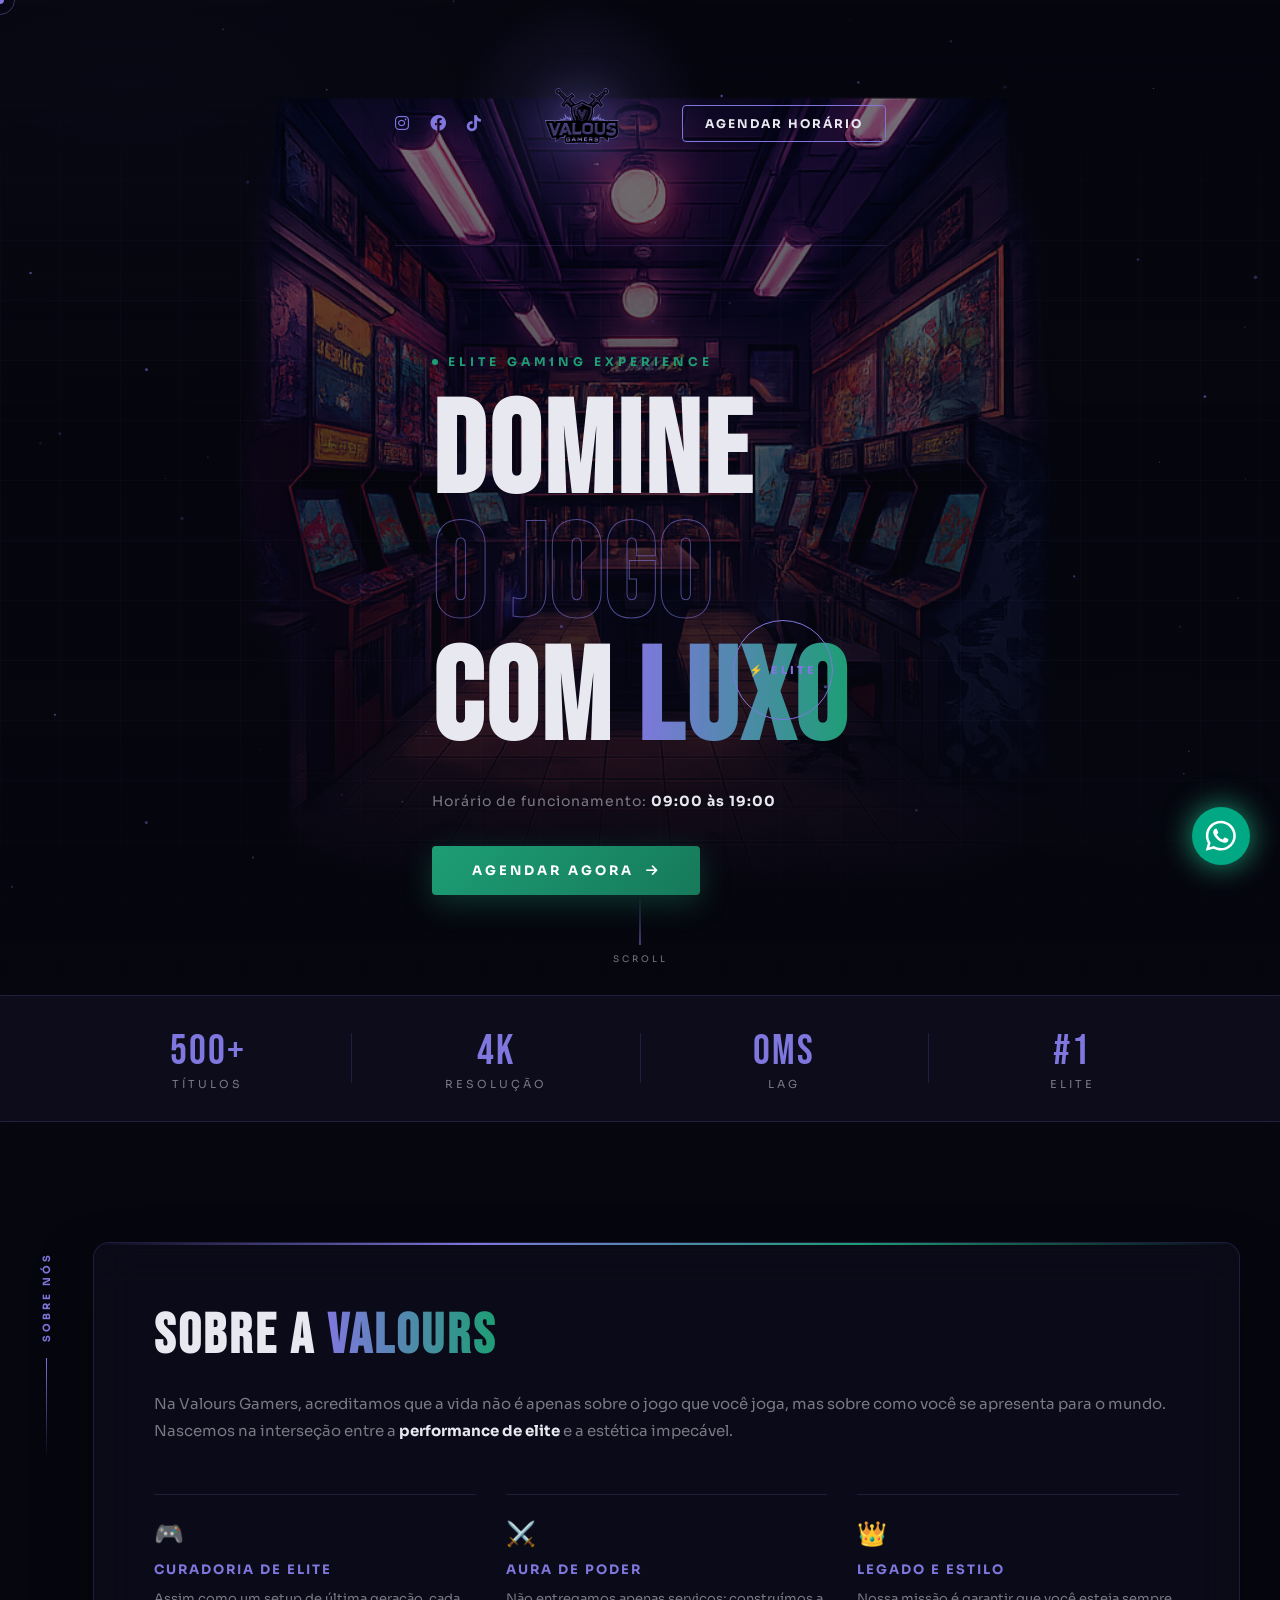
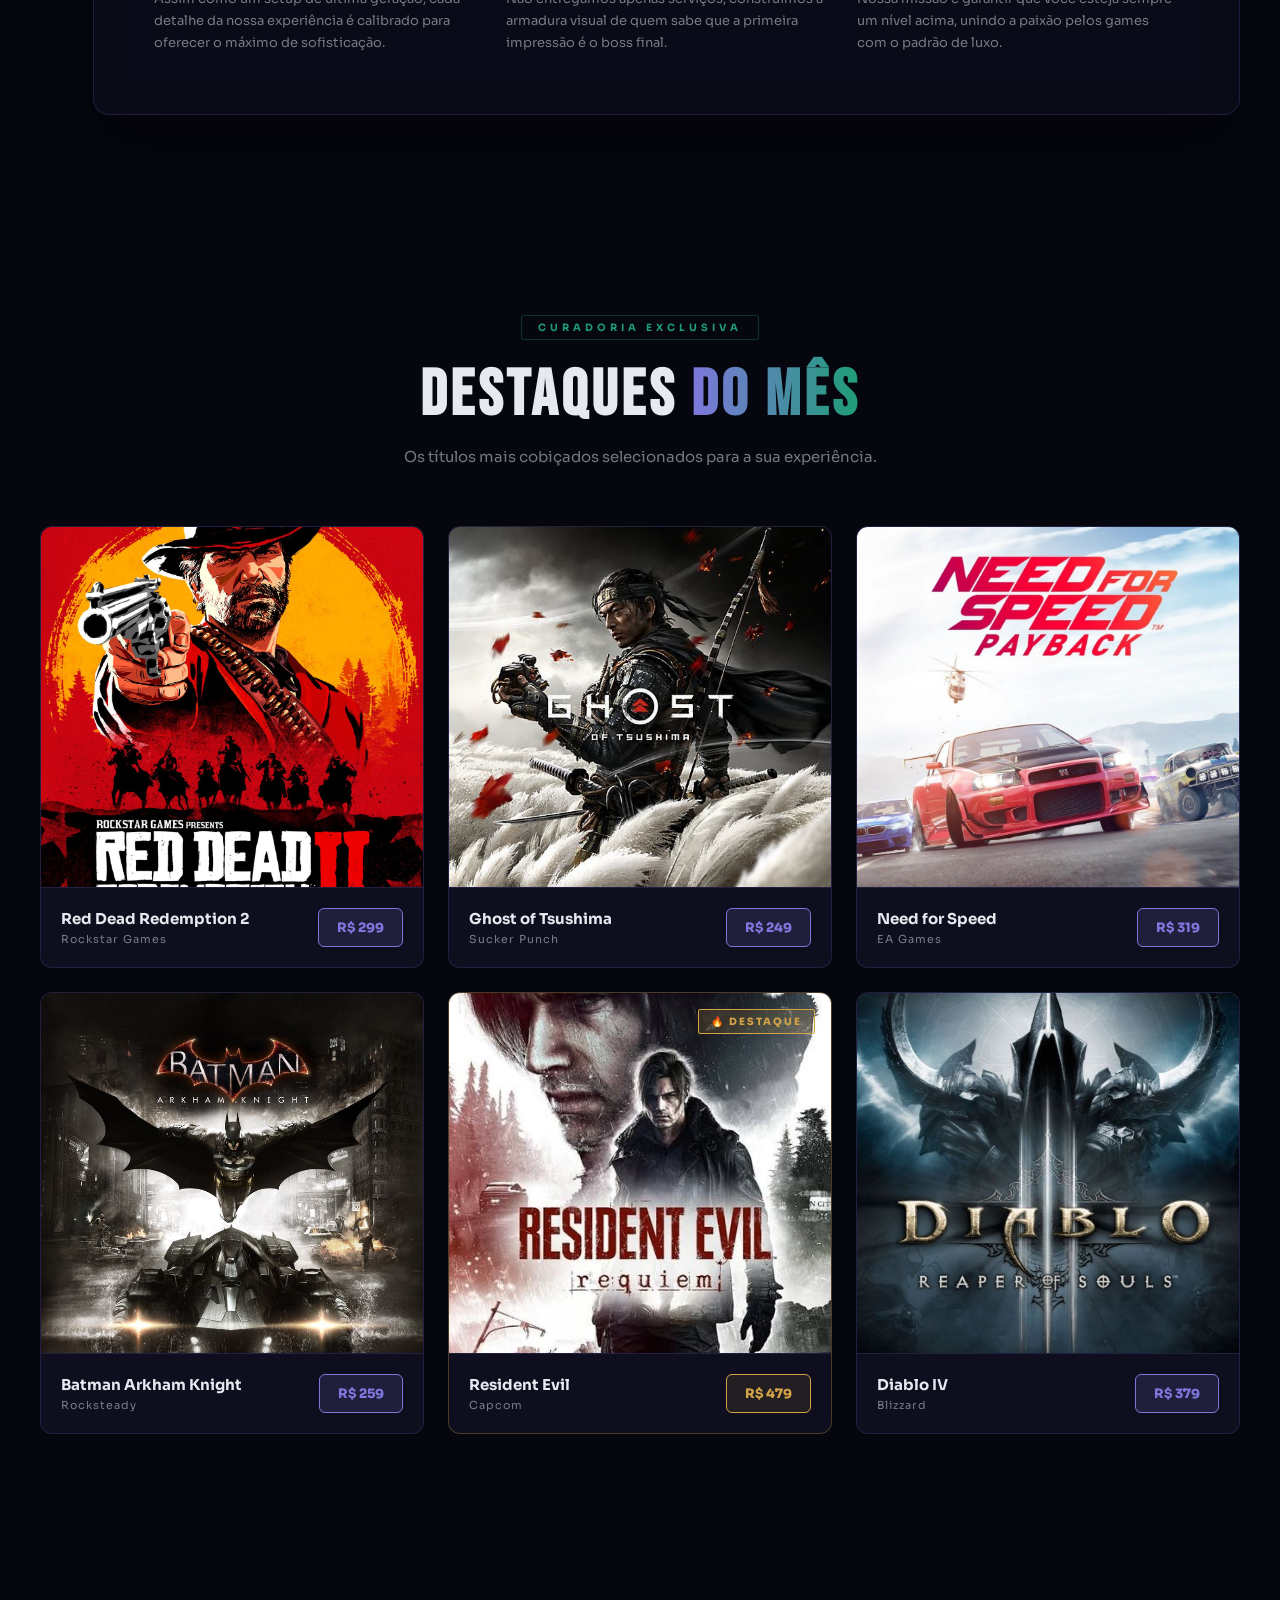
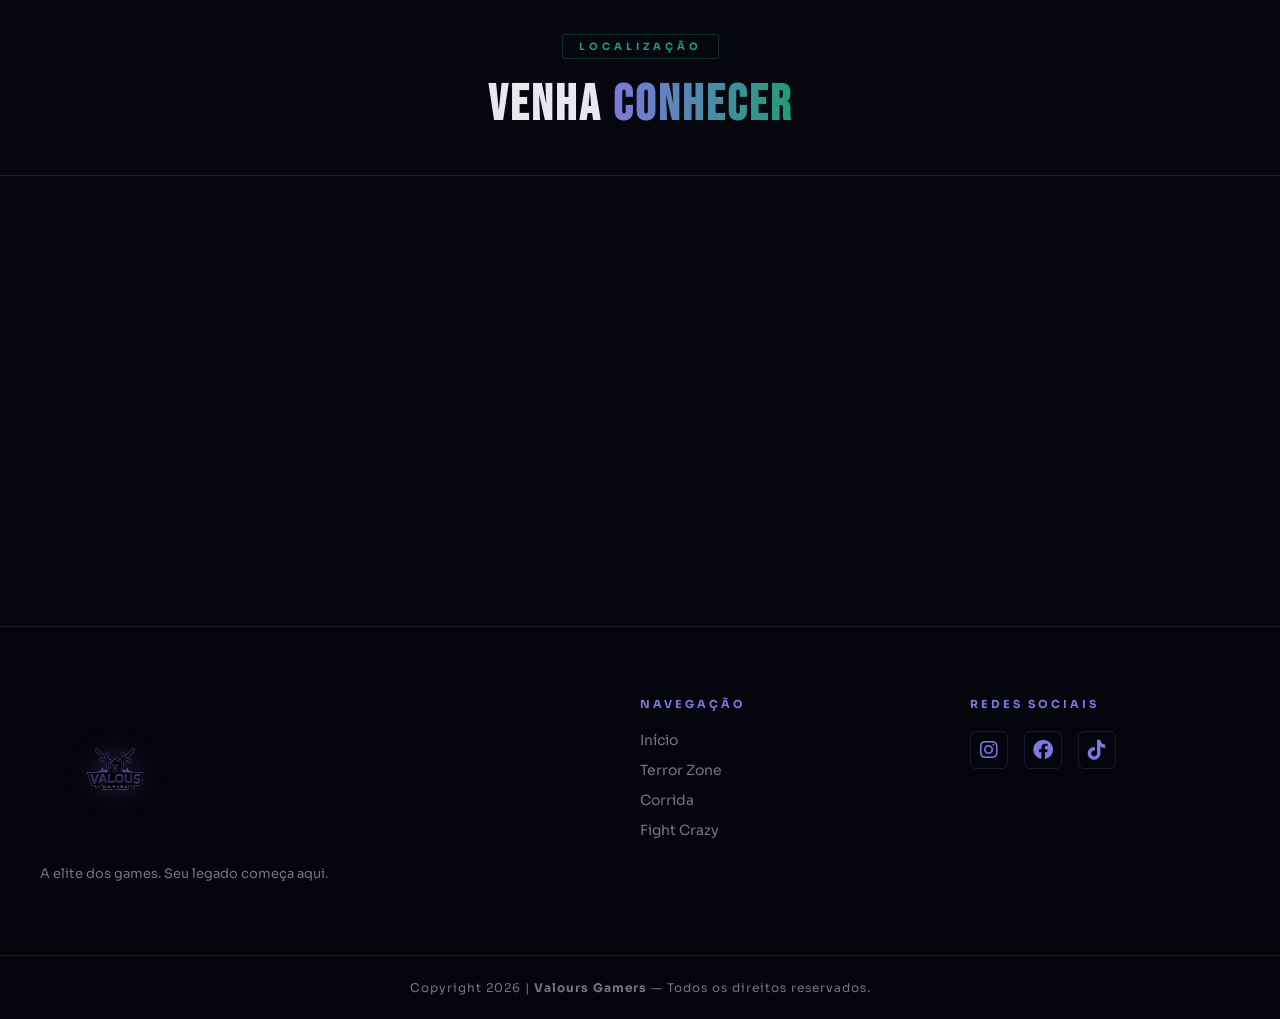
<file: index.html>
<!DOCTYPE html>
<html lang="pt-br">
<head>
  <meta charset="UTF-8">
  <meta name="viewport" content="width=device-width, initial-scale=1.0">
  <title>Valours Gamers | Elite Experience</title>

  <link href="https://unpkg.com/aos@2.3.1/dist/aos.css" rel="stylesheet" />
  <link href="https://fonts.googleapis.com/css2?family=Bebas+Neue&family=Sora:wght@300;400;600;700&display=swap" rel="stylesheet" />
  <link rel="stylesheet" href="https://cdnjs.cloudflare.com/ajax/libs/font-awesome/6.0.0-beta3/css/all.min.css" />
  <link rel="stylesheet" href="style.css" />
</head>
<body>

  <!-- CURSOR PERSONALIZADO -->
  <div class="cursor"></div>
  <div class="cursor-follower"></div>

  <!-- HERO SECTION -->
  <div class="bg-home">

    <!-- PARTÍCULAS DE FUNDO -->
    <canvas id="particles-canvas"></canvas>

    <!-- OVERLAY GRADE -->
    <div class="grid-overlay"></div>

    <header class="container">
      <nav class="header-content">

        <div class="header-icons" data-aos="fade-down">
          <a href="https://www.instagram.com/accounts/login/" class="nav-link">
            <i class="fa-brands fa-instagram"></i>
            
          </a>
          <a href="https://www.facebook.com/?_rdr" class="nav-link"><i class="fa-brands fa-facebook"></i></a>
          <a href="https://www.tiktok.com/login" class="nav-link"><i class="fa-brands fa-tiktok"></i></a>
        </div>

        <div class="header-logo" data-aos="zoom-in" data-aos-delay="200">
          <div class="logo-wrapper">
            <img src="assets/logoFundo.png" alt="Logo Valours" class="logo-img" />
            <div class="logo-glow"></div>
          </div>
        </div>

        <div data-aos="fade-down">
          <a class="header-button" href="#">AGENDAR HORÁRIO</a>
        </div>
      </nav>
    </header>

    <main class="hero container">
      <div class="hero-eyebrow" data-aos="fade-up" data-aos-delay="300">
        <span class="dot"></span> ELITE GAMING EXPERIENCE
      </div>
      <h1 class="hero-title" data-aos="fade-up" data-aos-delay="500">
        <span class="line-1">DOMINE</span>
        <span class="line-2">O JOGO</span>
        <span class="line-3">COM <em>LUXO</em></span>
      </h1>
      <p class="hero-sub" data-aos="fade-up" data-aos-delay="700">
        Horário de funcionamento: <strong>09:00 às 19:00</strong>
      </p>
      <div data-aos="fade-up" data-aos-delay="900">
        <a href="https://api.whatsapp.com/send?phone=5561999639758" class="button-contact">
          <span>AGENDAR AGORA</span>
          <i class="fa-solid fa-arrow-right"></i>
        </a>
      </div>

      <!-- BADGE FLUTUANTE -->
      <div class="hero-badge" data-aos="zoom-in" data-aos-delay="1100">
        <span class="badge-inner">⚡ ELITE</span>
      </div>
    </main>

    <!-- SCROLL INDICATOR -->
    <div class="scroll-indicator">
      <div class="scroll-line"></div>
      <span>SCROLL</span>
    </div>
  </div>

  <!-- STATS BAR -->
  <section class="stats-bar">
    <div class="container stats-inner">
      <div class="stat-item" data-aos="fade-up" data-aos-delay="100">
        <span class="stat-num">500+</span>
        <span class="stat-label">Títulos</span>
      </div>
      <div class="stat-divider"></div>
      <div class="stat-item" data-aos="fade-up" data-aos-delay="200">
        <span class="stat-num">4K</span>
        <span class="stat-label">Resolução</span>
      </div>
      <div class="stat-divider"></div>
      <div class="stat-item" data-aos="fade-up" data-aos-delay="300">
        <span class="stat-num">0ms</span>
        <span class="stat-label">Lag</span>
      </div>
      <div class="stat-divider"></div>
      <div class="stat-item" data-aos="fade-up" data-aos-delay="400">
        <span class="stat-num">#1</span>
        <span class="stat-label">Elite</span>
      </div>
    </div>
  </section>

  <!-- SOBRE -->
  <section class="about-premium container" data-aos="fade-up">
    <div class="about-layout">
      <div class="about-tag-col">
        <div class="about-tag">SOBRE NÓS</div>
        <div class="about-line"></div>
      </div>
      <div class="about-glass">
        <h2>Sobre a <span class="text-gradient">Valours</span></h2>
        <p class="about-text">
          Na Valours Gamers, acreditamos que a vida não é apenas sobre o jogo que você joga, mas sobre como você se apresenta para o mundo. Nascemos na interseção entre a <strong>performance de elite</strong> e a estética impecável.
        </p>
        <div class="about-pillars">
          <div class="pillar">
            <div class="pillar-icon">🎮</div>
            <h3>Curadoria de Elite</h3>
            <p>Assim como um setup de última geração, cada detalhe da nossa experiência é calibrado para oferecer o máximo de sofisticação.</p>
          </div>
          <div class="pillar">
            <div class="pillar-icon">⚔️</div>
            <h3>Aura de Poder</h3>
            <p>Não entregamos apenas serviços; construímos a armadura visual de quem sabe que a primeira impressão é o boss final.</p>
          </div>
          <div class="pillar">
            <div class="pillar-icon">👑</div>
            <h3>Legado e Estilo</h3>
            <p>Nossa missão é garantir que você esteja sempre um nível acima, unindo a paixão pelos games com o padrão de luxo.</p>
          </div>
        </div>
      </div>
    </div>
  </section>

  <!-- DESTAQUES DO MÊS -->
  <section class="services container">
    <div class="services-header" data-aos="fade-right">
      <div class="section-tag">CURADORIA EXCLUSIVA</div>
      <h2>DESTAQUES <span class="text-gradient">DO MÊS</span></h2>
      <p>Os títulos mais cobiçados selecionados para a sua experiência.</p>
    </div>

    <div class="haircuts-grid">

      <div class="haircut-card" data-aos="fade-up" data-aos-delay="100">
        <div class="card-image">
          <img src="assets/rdr2.jpg" alt="Red Dead Redemption 2" />
          <div class="card-overlay">
            <span class="card-genre">AVENTURA ÉPICA</span>
          </div>
        </div>
        <div class="card-info">
          <div class="card-text">
            <strong>Red Dead Redemption 2</strong>
            <span class="card-sub">Rockstar Games</span>
          </div>
          <button class="price-btn">R$ 299</button>
        </div>
      </div>

      <div class="haircut-card" data-aos="fade-up" data-aos-delay="200">
        <div class="card-image">
          <img src="assets/ghost.jpg" alt="Ghost of Tsushima" />
          <div class="card-overlay">
            <span class="card-genre">SAMURAI OPEN WORLD</span>
          </div>
        </div>
        <div class="card-info">
          <div class="card-text">
            <strong>Ghost of Tsushima</strong>
            <span class="card-sub">Sucker Punch</span>
          </div>
          <button class="price-btn">R$ 249</button>
        </div>
      </div>

      <div class="haircut-card" data-aos="fade-up" data-aos-delay="300">
        <div class="card-image">
          <img src="assets/needSpeed.jpg" alt="Need for Speed" />
          <div class="card-overlay">
            <span class="card-genre">CORRIDA EXTREMA</span>
          </div>
        </div>
        <div class="card-info">
          <div class="card-text">
            <strong>Need for Speed</strong>
            <span class="card-sub">EA Games</span>
          </div>
          <button class="price-btn">R$ 319</button>
        </div>
      </div>

      <div class="haircut-card" data-aos="fade-up" data-aos-delay="150">
        <div class="card-image">
          <img src="assets/batman.jpg" alt="Batman Arkham Knight" />
          <div class="card-overlay">
            <span class="card-genre">SUPER-HERÓI</span>
          </div>
        </div>
        <div class="card-info">
          <div class="card-text">
            <strong>Batman Arkham Knight</strong>
            <span class="card-sub">Rocksteady</span>
          </div>
          <button class="price-btn">R$ 259</button>
        </div>
      </div>

      <div class="haircut-card featured" data-aos="fade-up" data-aos-delay="250">
        <div class="featured-badge">🔥 DESTAQUE</div>
        <div class="card-image">
          <img src="assets/resident2.jpg" alt="Resident Evil" />
          <div class="card-overlay">
            <span class="card-genre">SURVIVAL HORROR</span>
          </div>
        </div>
        <div class="card-info">
          <div class="card-text">
            <strong>Resident Evil</strong>
            <span class="card-sub">Capcom</span>
          </div>
          <button class="price-btn gold">R$ 479</button>
        </div>
      </div>

      <div class="haircut-card" data-aos="fade-up" data-aos-delay="350">
        <div class="card-image">
          <img src="assets/diablo.jpg" alt="Diablo" />
          <div class="card-overlay">
            <span class="card-genre">HACK & SLASH RPG</span>
          </div>
        </div>
        <div class="card-info">
          <div class="card-text">
            <strong>Diablo IV</strong>
            <span class="card-sub">Blizzard</span>
          </div>
          <button class="price-btn">R$ 379</button>
        </div>
      </div>

    </div>
  </section>

  <!-- MAPA -->
  <section class="map-section">
    <div class="map-title container" data-aos="fade-up">
      <div class="section-tag">LOCALIZAÇÃO</div>
      <h2>Venha <span class="text-gradient">Conhecer</span></h2>
    </div>
    <div class="map-wrapper" data-aos="fade-up" data-aos-delay="200">
      <iframe
        src="https://www.google.com/maps/embed?pb=!1m18!1m12!1m3!1d30718.235746029382!2d-47.89957396405256!3d-15.762801413721572!2m3!1f0!2f0!3f0!3m2!1i1024!2i768!4f13.1!3m3!1m2!1s0x935a3b82cf14ed63%3A0xcc4f0d94b861ca79!2sSENAC%20DF%20-%20Sede!5e0!3m2!1spt-BR!2sbr!4v1778180138340!5m2!1spt-BR!2sbr"
        width="100%" height="450" style="border:0;" allowfullscreen="" loading="lazy">
      </iframe>
    </div>
  </section>

  <!-- FOOTER -->
  <footer class="footer">
    <div class="footer-top container">
      <div class="footer-logo">
        <img src="assets/logoFundo.png" alt="Logo Valours" />
        <p>A elite dos games. Seu legado começa aqui.</p>
      </div>
      <div class="footer-links">
        <h4>Navegação</h4>
        <a href="#">Início</a>
        <a href="terror .html">Terror Zone</a>
        <a href="corrida.html">Corrida</a>
        <a href="luta.html">Fight Crazy</a>
      </div>
      <div class="footer-social">
        <h4>Redes Sociais</h4>
        <div class="footer-icons">
          <a href="#"><i class="fa-brands fa-instagram fa-lg"></i></a>
          <a href="#"><i class="fa-brands fa-facebook fa-lg"></i></a>
          <a href="#"><i class="fa-brands fa-tiktok fa-lg"></i></a>
        </div>
      </div>
    </div>
    <div class="footer-bottom">
      <p>Copyright 2026 | <strong>Valours Gamers</strong> — Todos os direitos reservados.</p>
    </div>
  </footer>

  <!-- WHATSAPP -->
  <a href="https://api.whatsapp.com/send?phone=5561999639758" class="btn-whatsapp" target="_blank">
    <img src="assets/whatssapp.svg" alt="Whatsapp" />
  </a>

  <script src="https://unpkg.com/aos@2.3.1/dist/aos.js"></script>
  <script>
    AOS.init({ duration: 900, once: true, easing: 'ease-out-cubic' });

    // CURSOR CUSTOMIZADO
    const cursor = document.querySelector('.cursor');
    const follower = document.querySelector('.cursor-follower');
    document.addEventListener('mousemove', e => {
      cursor.style.left = e.clientX + 'px';
      cursor.style.top = e.clientY + 'px';
      setTimeout(() => {
        follower.style.left = e.clientX + 'px';
        follower.style.top = e.clientY + 'px';
      }, 80);
    });
    document.querySelectorAll('a, button').forEach(el => {
      el.addEventListener('mouseenter', () => cursor.classList.add('hover'));
      el.addEventListener('mouseleave', () => cursor.classList.remove('hover'));
    });

    // PARTÍCULAS CANVAS
    const canvas = document.getElementById('particles-canvas');
    const ctx = canvas.getContext('2d');
    canvas.width = window.innerWidth;
    canvas.height = window.innerHeight;

    const particles = Array.from({ length: 60 }, () => ({
      x: Math.random() * canvas.width,
      y: Math.random() * canvas.height,
      r: Math.random() * 1.5 + 0.3,
      dx: (Math.random() - 0.5) * 0.4,
      dy: (Math.random() - 0.5) * 0.4,
      alpha: Math.random() * 0.5 + 0.1
    }));

    function drawParticles() {
      ctx.clearRect(0, 0, canvas.width, canvas.height);
      particles.forEach(p => {
        ctx.beginPath();
        ctx.arc(p.x, p.y, p.r, 0, Math.PI * 2);
        ctx.fillStyle = `rgba(127, 119, 221, ${p.alpha})`;
        ctx.fill();
        p.x += p.dx; p.y += p.dy;
        if (p.x < 0 || p.x > canvas.width) p.dx *= -1;
        if (p.y < 0 || p.y > canvas.height) p.dy *= -1;
      });
      requestAnimationFrame(drawParticles);
    }
    drawParticles();

    window.addEventListener('resize', () => {
      canvas.width = window.innerWidth;
      canvas.height = window.innerHeight;
    });

    // CONTADOR ANIMADO
    const stats = document.querySelectorAll('.stat-num');
    const observer = new IntersectionObserver(entries => {
      entries.forEach(entry => {
        if (entry.isIntersecting) {
          entry.target.style.opacity = '1';
          entry.target.style.transform = 'translateY(0)';
        }
      });
    });
    stats.forEach(s => observer.observe(s));
  </script>
</body>
</html>
</file>
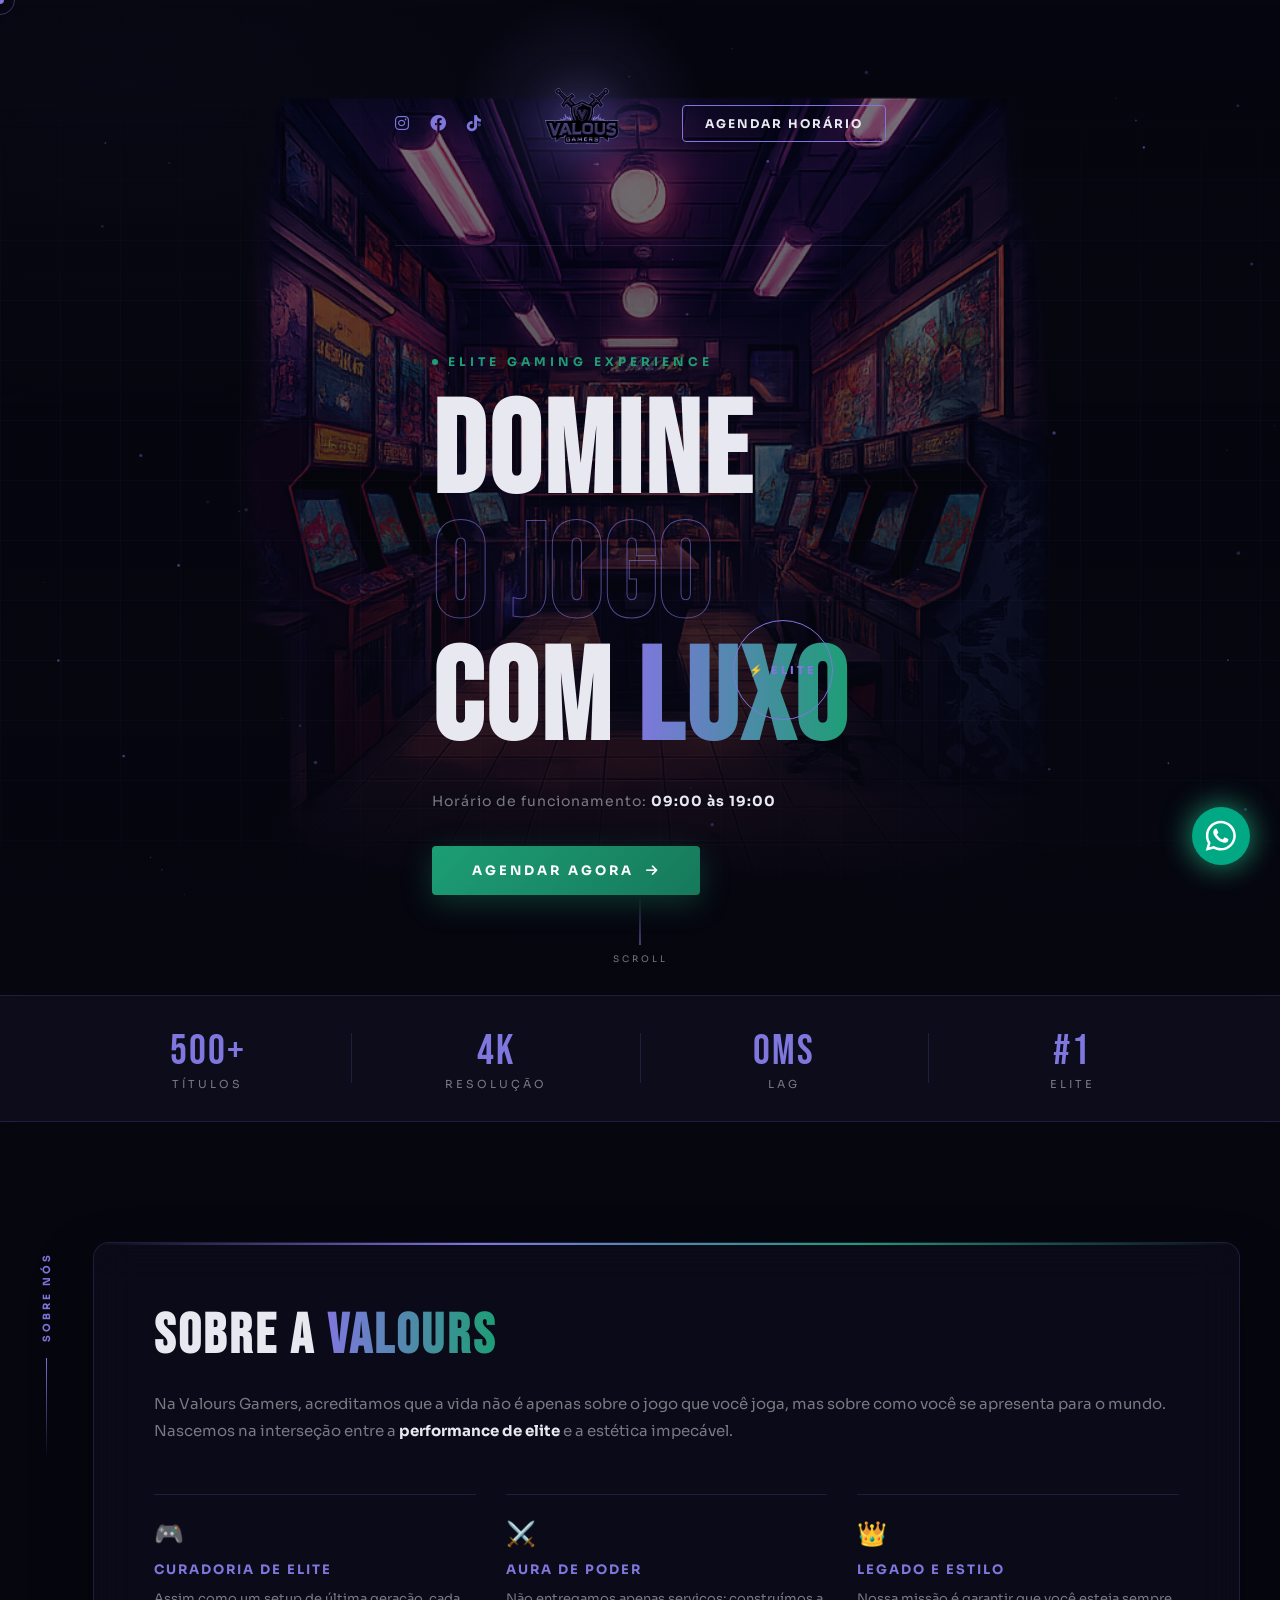
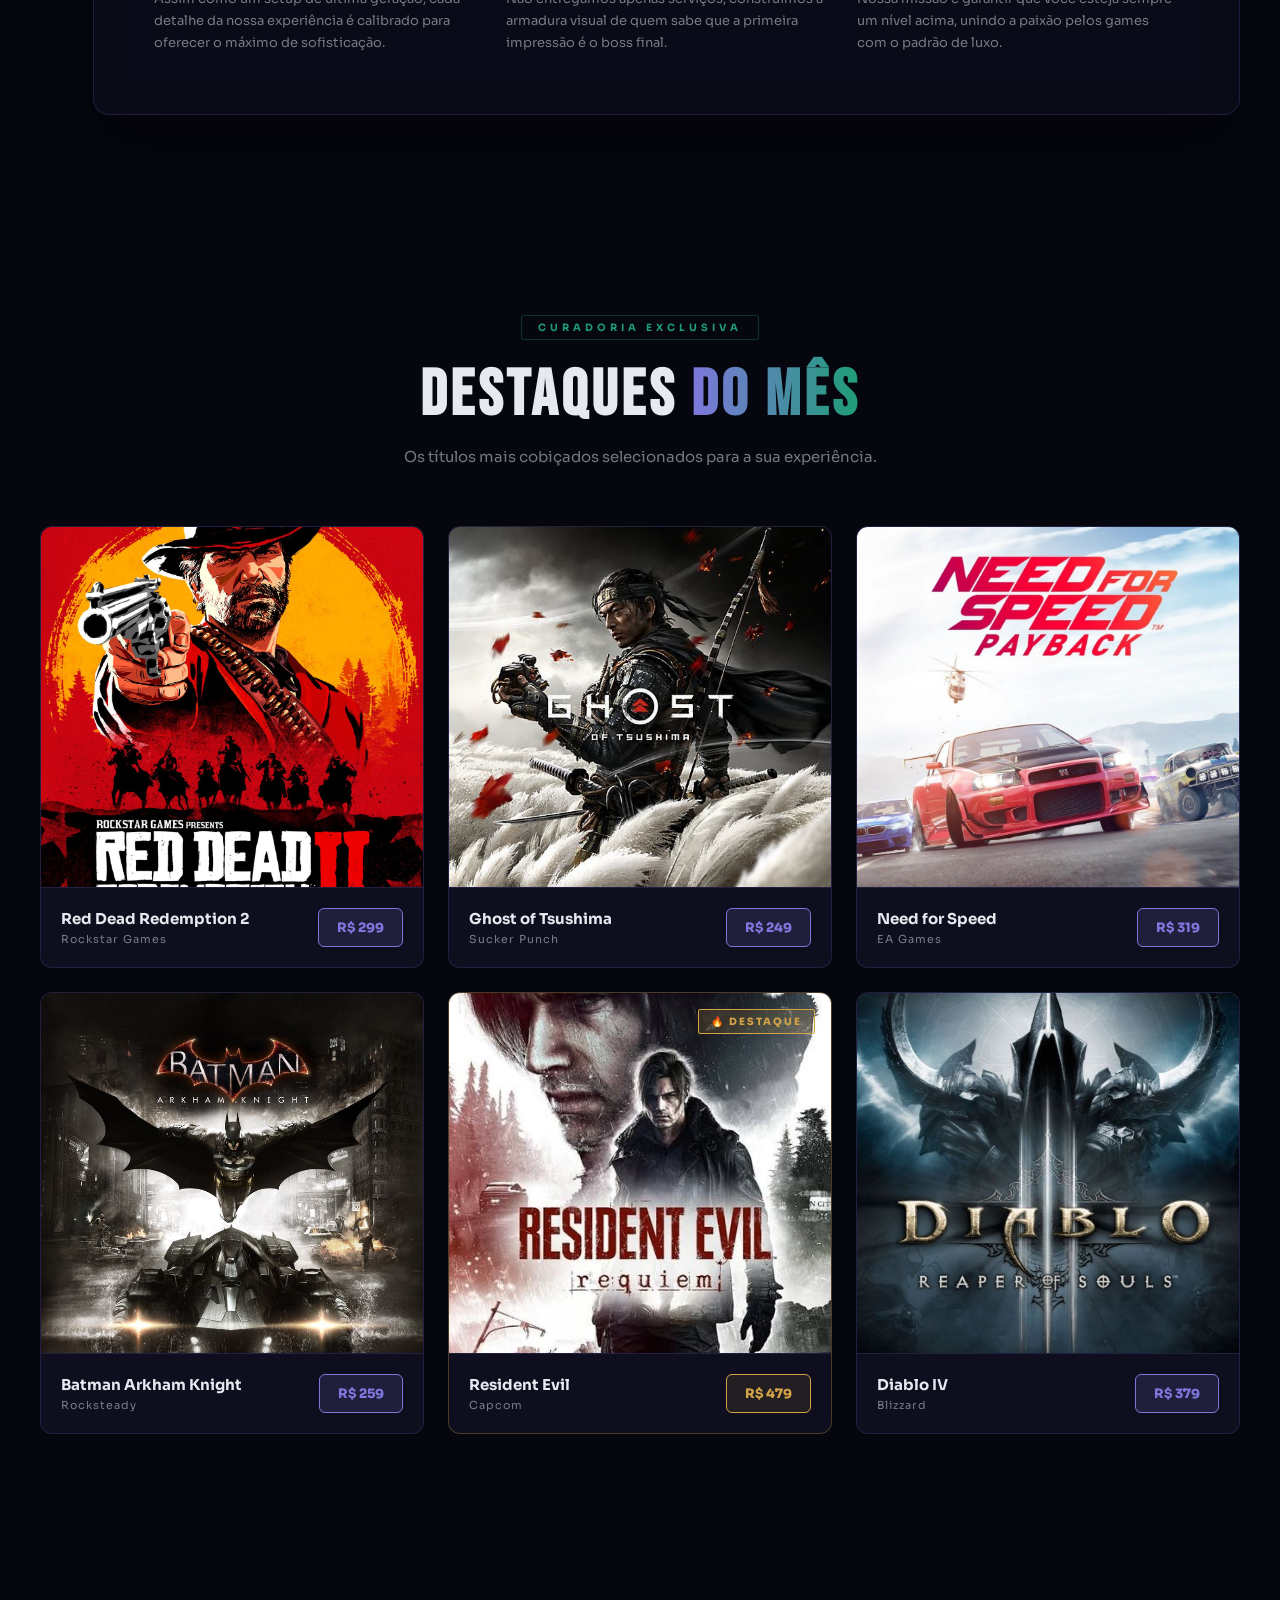
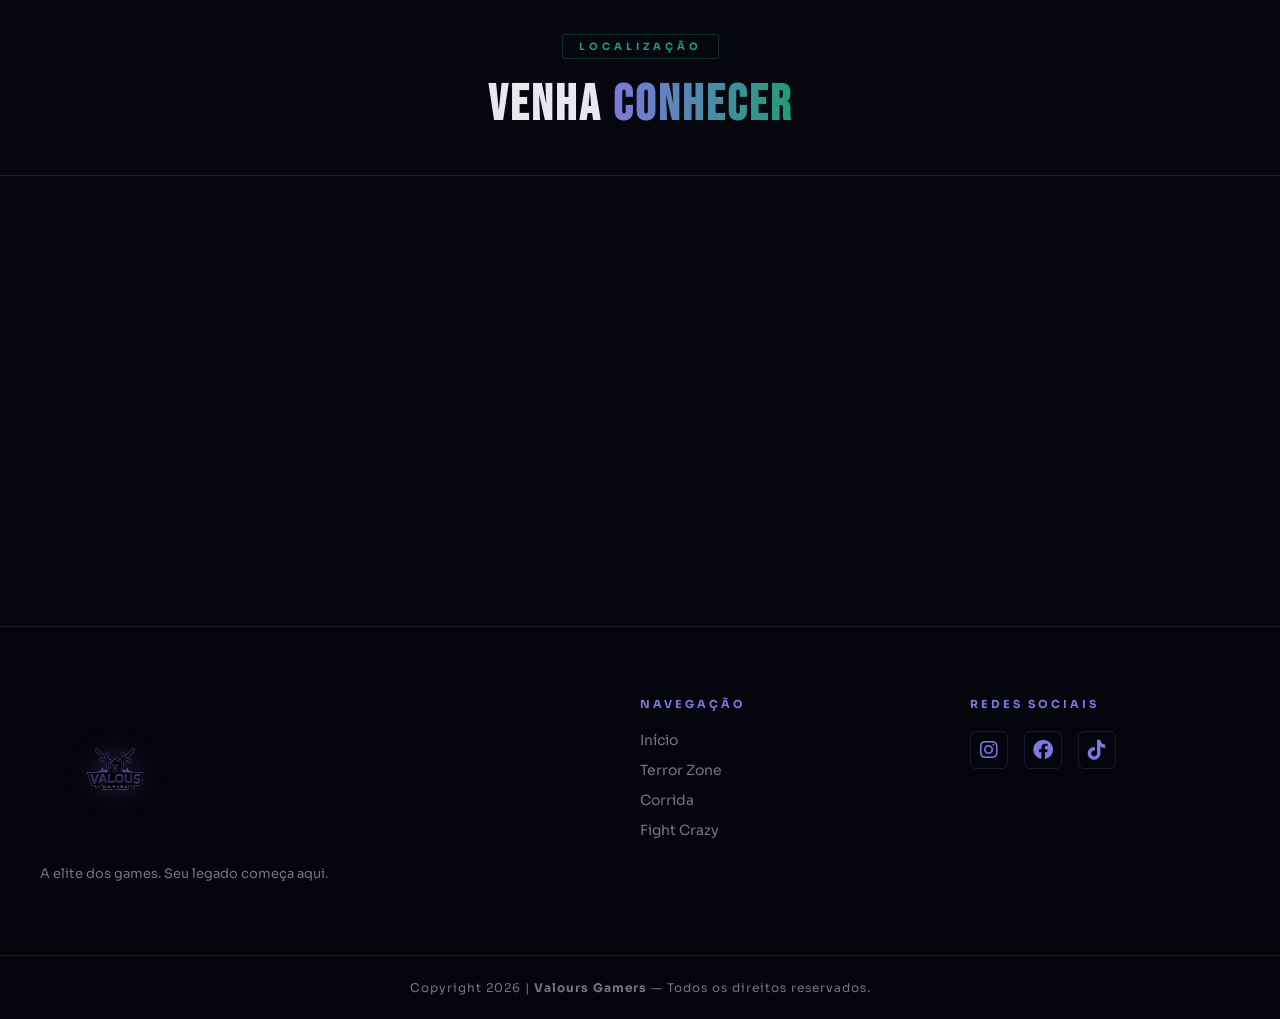
<file: valours/index.html>
<!DOCTYPE html>
<html lang="pt-br">
<head>
  <meta charset="UTF-8">
  <meta name="viewport" content="width=device-width, initial-scale=1.0">
  <title>Valours Gamers | Elite Experience</title>

  <link href="https://unpkg.com/aos@2.3.1/dist/aos.css" rel="stylesheet" />
  <link href="https://fonts.googleapis.com/css2?family=Bebas+Neue&family=Sora:wght@300;400;600;700&display=swap" rel="stylesheet" />
  <link rel="stylesheet" href="https://cdnjs.cloudflare.com/ajax/libs/font-awesome/6.0.0-beta3/css/all.min.css" />
  <link rel="stylesheet" href="style.css" />
</head>
<body>

  <!-- CURSOR PERSONALIZADO -->
  <div class="cursor"></div>
  <div class="cursor-follower"></div>

  <!-- HERO SECTION -->
  <div class="bg-home">

    <!-- PARTÍCULAS DE FUNDO -->
    <canvas id="particles-canvas"></canvas>

    <!-- OVERLAY GRADE -->
    <div class="grid-overlay"></div>

    <header class="container">
      <nav class="header-content">

        <div class="header-icons" data-aos="fade-down">
          <a href="https://www.instagram.com/accounts/login/" class="nav-link">
            <i class="fa-brands fa-instagram"></i>
            
          </a>
          <a href="https://www.facebook.com/?_rdr" class="nav-link"><i class="fa-brands fa-facebook"></i></a>
          <a href="https://www.tiktok.com/login" class="nav-link"><i class="fa-brands fa-tiktok"></i></a>
        </div>

        <div class="header-logo" data-aos="zoom-in" data-aos-delay="200">
          <div class="logo-wrapper">
            <img src="assets/logoFundo.png" alt="Logo Valours" class="logo-img" />
            <div class="logo-glow"></div>
          </div>
        </div>

        <div data-aos="fade-down">
          <a class="header-button" href="#">AGENDAR HORÁRIO</a>
        </div>
      </nav>
    </header>

    <main class="hero container">
      <div class="hero-eyebrow" data-aos="fade-up" data-aos-delay="300">
        <span class="dot"></span> ELITE GAMING EXPERIENCE
      </div>
      <h1 class="hero-title" data-aos="fade-up" data-aos-delay="500">
        <span class="line-1">DOMINE</span>
        <span class="line-2">O JOGO</span>
        <span class="line-3">COM <em>LUXO</em></span>
      </h1>
      <p class="hero-sub" data-aos="fade-up" data-aos-delay="700">
        Horário de funcionamento: <strong>09:00 às 19:00</strong>
      </p>
      <div data-aos="fade-up" data-aos-delay="900">
        <a href="https://api.whatsapp.com/send?phone=5561999639758" class="button-contact">
          <span>AGENDAR AGORA</span>
          <i class="fa-solid fa-arrow-right"></i>
        </a>
      </div>

      <!-- BADGE FLUTUANTE -->
      <div class="hero-badge" data-aos="zoom-in" data-aos-delay="1100">
        <span class="badge-inner">⚡ ELITE</span>
      </div>
    </main>

    <!-- SCROLL INDICATOR -->
    <div class="scroll-indicator">
      <div class="scroll-line"></div>
      <span>SCROLL</span>
    </div>
  </div>

  <!-- STATS BAR -->
  <section class="stats-bar">
    <div class="container stats-inner">
      <div class="stat-item" data-aos="fade-up" data-aos-delay="100">
        <span class="stat-num">500+</span>
        <span class="stat-label">Títulos</span>
      </div>
      <div class="stat-divider"></div>
      <div class="stat-item" data-aos="fade-up" data-aos-delay="200">
        <span class="stat-num">4K</span>
        <span class="stat-label">Resolução</span>
      </div>
      <div class="stat-divider"></div>
      <div class="stat-item" data-aos="fade-up" data-aos-delay="300">
        <span class="stat-num">0ms</span>
        <span class="stat-label">Lag</span>
      </div>
      <div class="stat-divider"></div>
      <div class="stat-item" data-aos="fade-up" data-aos-delay="400">
        <span class="stat-num">#1</span>
        <span class="stat-label">Elite</span>
      </div>
    </div>
  </section>

  <!-- SOBRE -->
  <section class="about-premium container" data-aos="fade-up">
    <div class="about-layout">
      <div class="about-tag-col">
        <div class="about-tag">SOBRE NÓS</div>
        <div class="about-line"></div>
      </div>
      <div class="about-glass">
        <h2>Sobre a <span class="text-gradient">Valours</span></h2>
        <p class="about-text">
          Na Valours Gamers, acreditamos que a vida não é apenas sobre o jogo que você joga, mas sobre como você se apresenta para o mundo. Nascemos na interseção entre a <strong>performance de elite</strong> e a estética impecável.
        </p>
        <div class="about-pillars">
          <div class="pillar">
            <div class="pillar-icon">🎮</div>
            <h3>Curadoria de Elite</h3>
            <p>Assim como um setup de última geração, cada detalhe da nossa experiência é calibrado para oferecer o máximo de sofisticação.</p>
          </div>
          <div class="pillar">
            <div class="pillar-icon">⚔️</div>
            <h3>Aura de Poder</h3>
            <p>Não entregamos apenas serviços; construímos a armadura visual de quem sabe que a primeira impressão é o boss final.</p>
          </div>
          <div class="pillar">
            <div class="pillar-icon">👑</div>
            <h3>Legado e Estilo</h3>
            <p>Nossa missão é garantir que você esteja sempre um nível acima, unindo a paixão pelos games com o padrão de luxo.</p>
          </div>
        </div>
      </div>
    </div>
  </section>

  <!-- DESTAQUES DO MÊS -->
  <section class="services container">
    <div class="services-header" data-aos="fade-right">
      <div class="section-tag">CURADORIA EXCLUSIVA</div>
      <h2>DESTAQUES <span class="text-gradient">DO MÊS</span></h2>
      <p>Os títulos mais cobiçados selecionados para a sua experiência.</p>
    </div>

    <div class="haircuts-grid">

      <div class="haircut-card" data-aos="fade-up" data-aos-delay="100">
        <div class="card-image">
          <img src="assets/rdr2.jpg" alt="Red Dead Redemption 2" />
          <div class="card-overlay">
            <span class="card-genre">AVENTURA ÉPICA</span>
          </div>
        </div>
        <div class="card-info">
          <div class="card-text">
            <strong>Red Dead Redemption 2</strong>
            <span class="card-sub">Rockstar Games</span>
          </div>
          <button class="price-btn">R$ 299</button>
        </div>
      </div>

      <div class="haircut-card" data-aos="fade-up" data-aos-delay="200">
        <div class="card-image">
          <img src="assets/ghost.jpg" alt="Ghost of Tsushima" />
          <div class="card-overlay">
            <span class="card-genre">SAMURAI OPEN WORLD</span>
          </div>
        </div>
        <div class="card-info">
          <div class="card-text">
            <strong>Ghost of Tsushima</strong>
            <span class="card-sub">Sucker Punch</span>
          </div>
          <button class="price-btn">R$ 249</button>
        </div>
      </div>

      <div class="haircut-card" data-aos="fade-up" data-aos-delay="300">
        <div class="card-image">
          <img src="assets/needSpeed.jpg" alt="Need for Speed" />
          <div class="card-overlay">
            <span class="card-genre">CORRIDA EXTREMA</span>
          </div>
        </div>
        <div class="card-info">
          <div class="card-text">
            <strong>Need for Speed</strong>
            <span class="card-sub">EA Games</span>
          </div>
          <button class="price-btn">R$ 319</button>
        </div>
      </div>

      <div class="haircut-card" data-aos="fade-up" data-aos-delay="150">
        <div class="card-image">
          <img src="assets/batman.jpg" alt="Batman Arkham Knight" />
          <div class="card-overlay">
            <span class="card-genre">SUPER-HERÓI</span>
          </div>
        </div>
        <div class="card-info">
          <div class="card-text">
            <strong>Batman Arkham Knight</strong>
            <span class="card-sub">Rocksteady</span>
          </div>
          <button class="price-btn">R$ 259</button>
        </div>
      </div>

      <div class="haircut-card featured" data-aos="fade-up" data-aos-delay="250">
        <div class="featured-badge">🔥 DESTAQUE</div>
        <div class="card-image">
          <img src="assets/resident2.jpg" alt="Resident Evil" />
          <div class="card-overlay">
            <span class="card-genre">SURVIVAL HORROR</span>
          </div>
        </div>
        <div class="card-info">
          <div class="card-text">
            <strong>Resident Evil</strong>
            <span class="card-sub">Capcom</span>
          </div>
          <button class="price-btn gold">R$ 479</button>
        </div>
      </div>

      <div class="haircut-card" data-aos="fade-up" data-aos-delay="350">
        <div class="card-image">
          <img src="assets/diablo.jpg" alt="Diablo" />
          <div class="card-overlay">
            <span class="card-genre">HACK & SLASH RPG</span>
          </div>
        </div>
        <div class="card-info">
          <div class="card-text">
            <strong>Diablo IV</strong>
            <span class="card-sub">Blizzard</span>
          </div>
          <button class="price-btn">R$ 379</button>
        </div>
      </div>

    </div>
  </section>

  <!-- MAPA -->
  <section class="map-section">
    <div class="map-title container" data-aos="fade-up">
      <div class="section-tag">LOCALIZAÇÃO</div>
      <h2>Venha <span class="text-gradient">Conhecer</span></h2>
    </div>
    <div class="map-wrapper" data-aos="fade-up" data-aos-delay="200">
      <iframe
        src="https://www.google.com/maps/embed?pb=!1m14!1m12!1m3!1d15357.265747443144!2d-47.91299!3d-15.794!2m3!1f0!2f0!3f0!3m2!1i1024!2i768!4f13.1!5e0!3m2!1spt-BR!2sbr!4v1715000000000"
        width="100%" height="450" style="border:0;" allowfullscreen="" loading="lazy">
      </iframe>
    </div>
  </section>

  <!-- FOOTER -->
  <footer class="footer">
    <div class="footer-top container">
      <div class="footer-logo">
        <img src="assets/logoFundo.png" alt="Logo Valours" />
        <p>A elite dos games. Seu legado começa aqui.</p>
      </div>
      <div class="footer-links">
        <h4>Navegação</h4>
        <a href="#">Início</a>
        <a href="terror .html">Terror Zone</a>
        <a href="corrida.html">Corrida</a>
        <a href="luta.html">Fight Crazy</a>
      </div>
      <div class="footer-social">
        <h4>Redes Sociais</h4>
        <div class="footer-icons">
          <a href="#"><i class="fa-brands fa-instagram fa-lg"></i></a>
          <a href="#"><i class="fa-brands fa-facebook fa-lg"></i></a>
          <a href="#"><i class="fa-brands fa-tiktok fa-lg"></i></a>
        </div>
      </div>
    </div>
    <div class="footer-bottom">
      <p>Copyright 2026 | <strong>Valours Gamers</strong> — Todos os direitos reservados.</p>
    </div>
  </footer>

  <!-- WHATSAPP -->
  <a href="https://api.whatsapp.com/send?phone=5561999639758" class="btn-whatsapp" target="_blank">
    <img src="assets/whatssapp.svg" alt="Whatsapp" />
  </a>

  <script src="https://unpkg.com/aos@2.3.1/dist/aos.js"></script>
  <script>
    AOS.init({ duration: 900, once: true, easing: 'ease-out-cubic' });

    // CURSOR CUSTOMIZADO
    const cursor = document.querySelector('.cursor');
    const follower = document.querySelector('.cursor-follower');
    document.addEventListener('mousemove', e => {
      cursor.style.left = e.clientX + 'px';
      cursor.style.top = e.clientY + 'px';
      setTimeout(() => {
        follower.style.left = e.clientX + 'px';
        follower.style.top = e.clientY + 'px';
      }, 80);
    });
    document.querySelectorAll('a, button').forEach(el => {
      el.addEventListener('mouseenter', () => cursor.classList.add('hover'));
      el.addEventListener('mouseleave', () => cursor.classList.remove('hover'));
    });

    // PARTÍCULAS CANVAS
    const canvas = document.getElementById('particles-canvas');
    const ctx = canvas.getContext('2d');
    canvas.width = window.innerWidth;
    canvas.height = window.innerHeight;

    const particles = Array.from({ length: 60 }, () => ({
      x: Math.random() * canvas.width,
      y: Math.random() * canvas.height,
      r: Math.random() * 1.5 + 0.3,
      dx: (Math.random() - 0.5) * 0.4,
      dy: (Math.random() - 0.5) * 0.4,
      alpha: Math.random() * 0.5 + 0.1
    }));

    function drawParticles() {
      ctx.clearRect(0, 0, canvas.width, canvas.height);
      particles.forEach(p => {
        ctx.beginPath();
        ctx.arc(p.x, p.y, p.r, 0, Math.PI * 2);
        ctx.fillStyle = `rgba(127, 119, 221, ${p.alpha})`;
        ctx.fill();
        p.x += p.dx; p.y += p.dy;
        if (p.x < 0 || p.x > canvas.width) p.dx *= -1;
        if (p.y < 0 || p.y > canvas.height) p.dy *= -1;
      });
      requestAnimationFrame(drawParticles);
    }
    drawParticles();

    window.addEventListener('resize', () => {
      canvas.width = window.innerWidth;
      canvas.height = window.innerHeight;
    });

    // CONTADOR ANIMADO
    const stats = document.querySelectorAll('.stat-num');
    const observer = new IntersectionObserver(entries => {
      entries.forEach(entry => {
        if (entry.isIntersecting) {
          entry.target.style.opacity = '1';
          entry.target.style.transform = 'translateY(0)';
        }
      });
    });
    stats.forEach(s => observer.observe(s));
  </script>
</body>
</html>
</file>
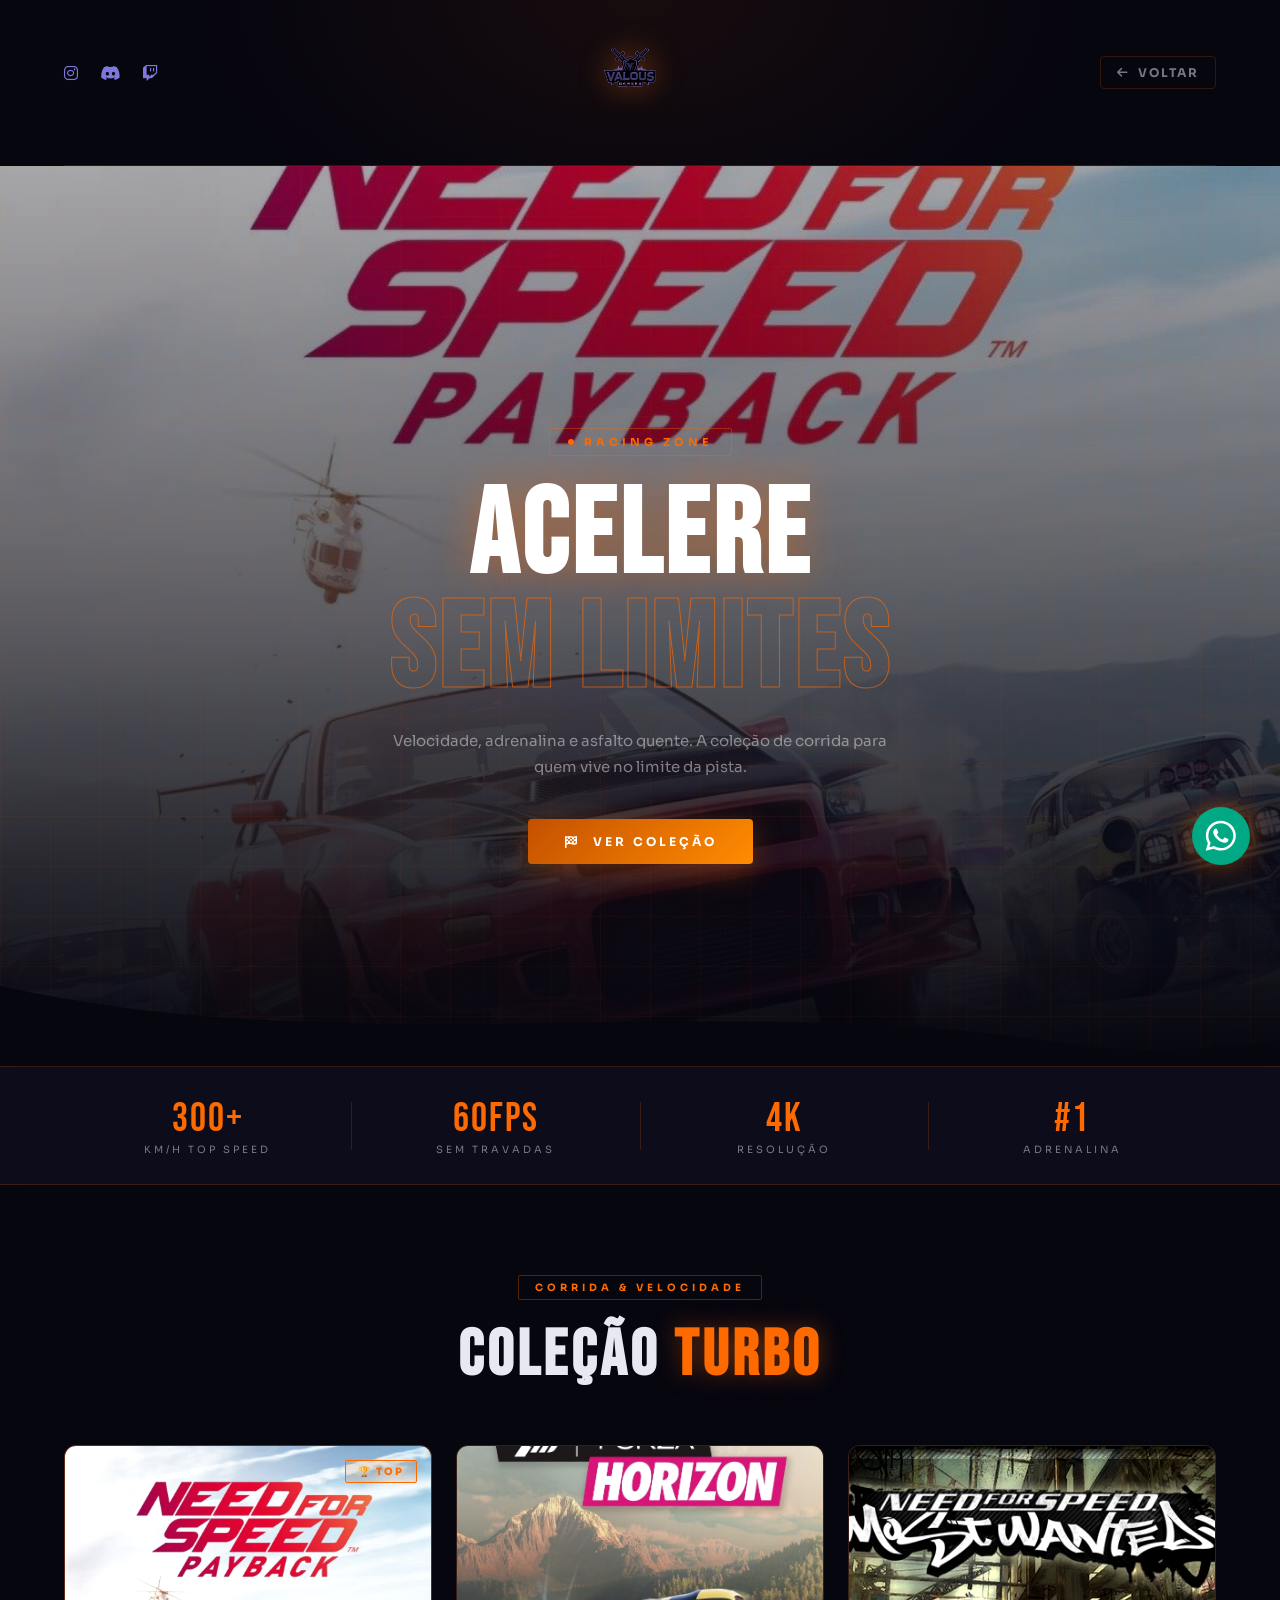
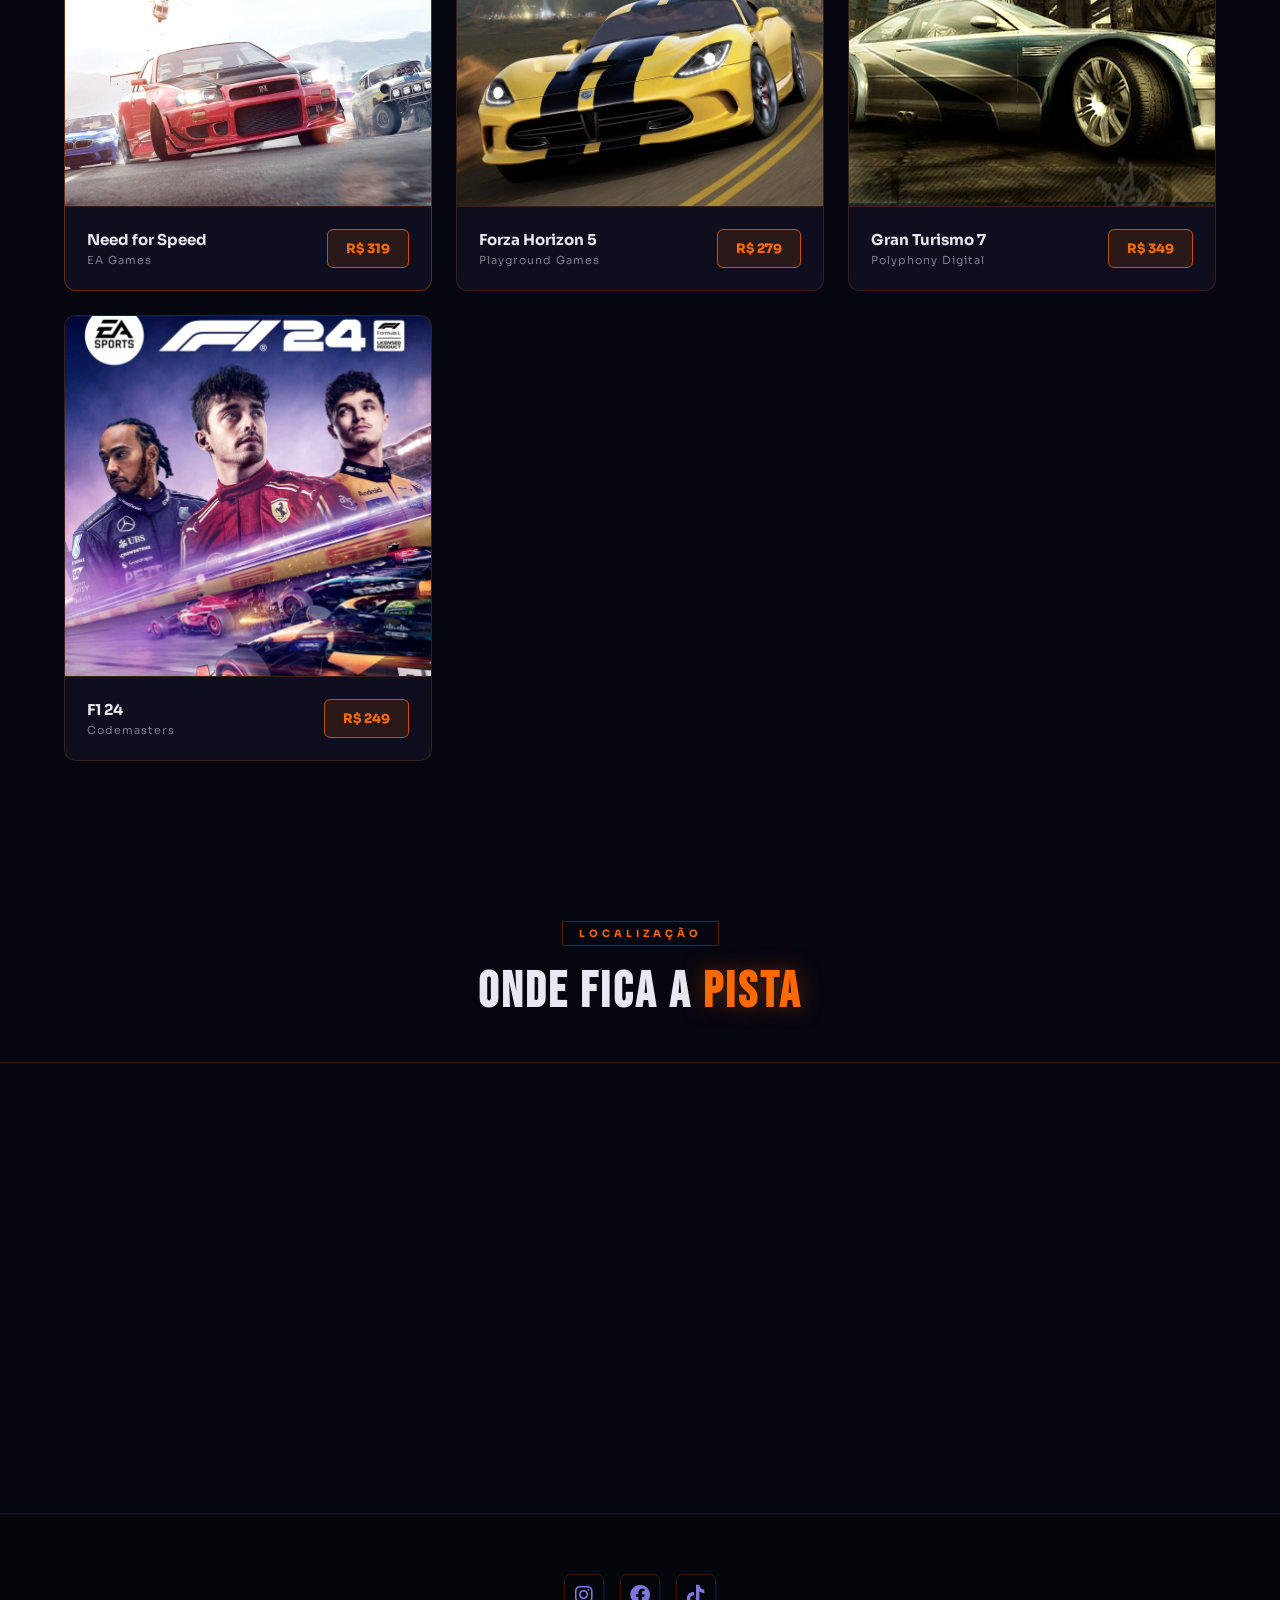
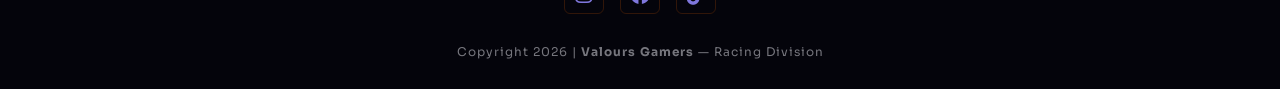
<file: corrida.html>
<!DOCTYPE html>
<html lang="pt-br">
<head>
  <meta charset="UTF-8">
  <meta name="viewport" content="width=device-width, initial-scale=1.0">
  <title>Valours | Racing Zone</title>

  <link href="https://unpkg.com/aos@2.3.1/dist/aos.css" rel="stylesheet" />
  <link href="https://fonts.googleapis.com/css2?family=Bebas+Neue&family=Sora:wght@300;400;600;700&display=swap" rel="stylesheet" />
  <link rel="stylesheet" href="https://cdnjs.cloudflare.com/ajax/libs/font-awesome/6.0.0-beta3/css/all.min.css" />

  <style>
    :root {
      --bg-deep: #06060F;
      --card-bg: #0E0E1E;
      --orange: #C45000;
      --orange-bright: #FF6A00;
      --orange-dim: rgba(255, 106, 0, 0.12);
      --purple: #7F77DD;
      --purple-dim: rgba(127, 119, 221, 0.15);
      --text: #E8E8F0;
      --muted: rgba(232, 232, 240, 0.5);
      --border: rgba(255, 106, 0, 0.18);
      --font-display: 'Bebas Neue', sans-serif;
      --font-body: 'Sora', sans-serif;
    }

    *, *::before, *::after { margin: 0; padding: 0; box-sizing: border-box; }
    html { scroll-behavior: smooth; }

    body {
      font-family: var(--font-body);
      background-color: var(--bg-deep);
      color: var(--text);
      overflow-x: hidden;
    }

    body::before {
      content: '';
      position: fixed; inset: 0;
      background:
        radial-gradient(ellipse 60% 50% at 50% 0%, rgba(255,106,0,0.07) 0%, transparent 60%),
        radial-gradient(ellipse 40% 40% at 80% 80%, rgba(127,119,221,0.04) 0%, transparent 60%);
      pointer-events: none;
      z-index: 0;
    }

    .container { max-width: 1200px; margin: 0 auto; padding: 0 24px; position: relative; z-index: 1; }

    /* HEADER */
    header {
      position: absolute;
      top: 0; left: 0; right: 0;
      z-index: 20;
      padding: 20px 0;
    }
    .header-content {
      display: flex;
      justify-content: space-between;
      align-items: center;
      border-bottom: 1px solid var(--border);
      padding-bottom: 20px;
    }
    .nav-link {
      color: var(--muted);
      text-decoration: none;
      font-size: 12px;
      font-weight: 700;
      letter-spacing: 2px;
      text-transform: uppercase;
      display: flex;
      align-items: center;
      gap: 8px;
      transition: color 0.3s;
    }
    .nav-link i { color: var(--purple); font-size: 16px; transition: 0.3s; }
    .nav-link:hover { color: var(--text); }
    .nav-link:hover i { color: var(--orange-bright); transform: scale(1.2); }

    .back-link {
      text-decoration: none;
      color: var(--muted);
      font-size: 12px;
      letter-spacing: 2px;
      text-transform: uppercase;
      display: flex;
      align-items: center;
      gap: 8px;
      font-weight: 700;
      transition: 0.3s;
      border: 1px solid var(--border);
      padding: 8px 16px;
      border-radius: 4px;
    }
    .back-link:hover { color: var(--text); border-color: var(--orange-bright); }

    /* HERO */
    .bg-home {
      min-height: 100vh;
      position: relative;
      display: flex;
      align-items: center;
      justify-content: center;
      text-align: center;
      overflow: hidden;

      background:
        linear-gradient(180deg, rgba(6,6,15,0.35) 0%, rgba(6,6,15,0.65) 50%, var(--bg-deep) 100%),
        url('assets/needSpeed.jpg') center center / cover no-repeat;
    }

    /* MOTION BLUR LINHAS */
    .bg-home::before {
      content: '';
      position: absolute; inset: 0;
      background: repeating-linear-gradient(
        90deg,
        transparent,
        transparent 120px,
        rgba(255,106,0,0.025) 120px,
        rgba(255,106,0,0.025) 121px
      );
      pointer-events: none;
      z-index: 1;
      animation: speed-lines 1.8s linear infinite;
    }
    @keyframes speed-lines {
      0%   { background-position: 0 0; }
      100% { background-position: 121px 0; }
    }

    /* GRADE LARANJA */
    .bg-home::after {
      content: '';
      position: absolute; inset: 0;
      background-image:
        linear-gradient(rgba(255,106,0,0.04) 1px, transparent 1px),
        linear-gradient(90deg, rgba(255,106,0,0.04) 1px, transparent 1px);
      background-size: 50px 50px;
      pointer-events: none;
      z-index: 1;
    }

    .hero { position: relative; z-index: 5; padding: 140px 20px 80px; }

    .hero-tag {
      display: inline-flex;
      align-items: center;
      gap: 10px;
      font-size: 11px;
      font-weight: 700;
      letter-spacing: 4px;
      text-transform: uppercase;
      color: var(--orange-bright);
      border: 1px solid rgba(255,106,0,0.35);
      padding: 6px 18px;
      border-radius: 2px;
      margin-bottom: 24px;
    }

    .speed-dot {
      width: 6px; height: 6px;
      background: var(--orange-bright);
      border-radius: 50%;
      animation: pulse-orange 1.5s ease-in-out infinite;
    }
    @keyframes pulse-orange {
      0%, 100% { opacity: 1; box-shadow: 0 0 0 0 rgba(255,106,0,0.5); }
      50%       { opacity: 0.7; box-shadow: 0 0 0 7px rgba(255,106,0,0); }
    }

    .hero h1 {
      font-family: var(--font-display);
      font-size: clamp(60px, 12vw, 120px);
      text-transform: uppercase;
      letter-spacing: 4px;
      line-height: 0.95;
      margin-bottom: 20px;
    }
    .hero h1 .line-main {
      display: block;
      color: #fff;
      text-shadow: 0 0 40px rgba(255,106,0,0.45);
    }
    .hero h1 .line-accent {
      display: block;
      -webkit-text-stroke: 1px rgba(255,106,0,0.65);
      color: transparent;
    }

    .hero p {
      font-size: 15px;
      color: var(--muted);
      max-width: 520px;
      margin: 0 auto 40px;
      line-height: 1.7;
    }

    .hero-cta {
      display: inline-flex;
      align-items: center;
      gap: 12px;
      background: linear-gradient(135deg, var(--orange), #ff8c00);
      color: #fff;
      padding: 15px 36px;
      text-decoration: none;
      font-weight: 700;
      font-size: 12px;
      letter-spacing: 3px;
      text-transform: uppercase;
      border-radius: 4px;
      transition: 0.3s;
      box-shadow: 0 8px 30px rgba(255,106,0,0.3);
    }
    .hero-cta:hover {
      transform: translateY(-3px) scale(1.03);
      box-shadow: 0 16px 40px rgba(255,106,0,0.5);
    }
    .hero-cta i { transition: transform 0.3s; }
    .hero-cta:hover i { transform: translateX(5px); }

    /* WAVE */
    .wave {
      position: absolute;
      bottom: 0; left: 0; right: 0;
      height: 80px;
      z-index: 5;
      pointer-events: none;
    }

    /* SPEED STATS */
    .speed-stats {
      background: rgba(14,14,30,0.8);
      border-top: 1px solid var(--border);
      border-bottom: 1px solid var(--border);
      backdrop-filter: blur(10px);
      padding: 28px 0;
    }
    .stats-inner {
      display: flex;
      justify-content: center;
      align-items: center;
    }
    .stat-item { flex: 1; text-align: center; padding: 0 30px; }
    .stat-num {
      display: block;
      font-family: var(--font-display);
      font-size: 40px;
      color: var(--orange-bright);
      letter-spacing: 2px;
    }
    .stat-label {
      display: block;
      font-size: 10px;
      text-transform: uppercase;
      letter-spacing: 3px;
      color: var(--muted);
    }
    .stat-divider { width: 1px; height: 48px; background: var(--border); }

    /* SECTION TITLE */
    .section-head {
      text-align: center;
      padding: 90px 0 50px;
    }
    .section-tag-orange {
      display: inline-block;
      font-size: 10px;
      font-weight: 700;
      letter-spacing: 4px;
      text-transform: uppercase;
      color: var(--orange-bright);
      border: 1px solid rgba(255,106,0,0.3);
      padding: 5px 16px;
      border-radius: 2px;
      margin-bottom: 16px;
    }
    .section-head h2 {
      font-family: var(--font-display);
      font-size: clamp(40px, 6vw, 65px);
      letter-spacing: 4px;
      text-transform: uppercase;
    }
    .text-orange {
      color: var(--orange-bright);
      text-shadow: 0 0 25px rgba(255,106,0,0.4);
    }

    /* GRID */
    .haircuts-grid {
      display: grid;
      grid-template-columns: repeat(auto-fit, minmax(280px, 1fr));
      gap: 24px;
      padding-bottom: 100px;
    }

    .haircut-card {
      background: var(--card-bg);
      border-radius: 12px;
      overflow: hidden;
      border: 1px solid var(--border);
      transition: transform 0.4s cubic-bezier(0.2,1,0.3,1), border-color 0.3s, box-shadow 0.4s;
      position: relative;
    }
    .haircut-card:hover {
      transform: translateY(-12px);
      border-color: var(--orange-bright);
      box-shadow: 0 20px 50px rgba(255,106,0,0.2);
    }

    /* DESTAQUE CARD */
    .haircut-card.featured { border-color: rgba(255,106,0,0.35); }
    .featured-badge {
      position: absolute;
      top: 14px; right: 14px;
      z-index: 5;
      background: rgba(255,106,0,0.12);
      border: 1px solid var(--orange-bright);
      color: var(--orange-bright);
      font-size: 10px;
      font-weight: 800;
      letter-spacing: 2px;
      padding: 4px 12px;
      border-radius: 2px;
      text-transform: uppercase;
    }

    .card-image { width: 100%; height: 360px; overflow: hidden; position: relative; }
    .card-image img {
      width: 100%; height: 100%;
      object-fit: cover;
      filter: saturate(0.85) contrast(1.05);
      transition: transform 0.7s cubic-bezier(0.2,1,0.3,1), filter 0.5s;
    }
    .haircut-card:hover .card-image img {
      filter: saturate(1.2) contrast(1.1) brightness(1.05);
      transform: scale(1.08);
    }

    .card-overlay {
      position: absolute; inset: 0;
      background: linear-gradient(180deg, transparent 50%, rgba(6,6,15,0.95) 100%);
      display: flex; align-items: flex-end;
      padding: 20px;
      opacity: 0;
      transition: opacity 0.4s;
    }
    .haircut-card:hover .card-overlay { opacity: 1; }
    .card-genre {
      font-size: 10px; font-weight: 700;
      letter-spacing: 3px; text-transform: uppercase;
      color: var(--orange-bright);
    }

    .card-info {
      padding: 22px;
      display: flex;
      justify-content: space-between;
      align-items: center;
      border-top: 1px solid var(--border);
    }
    .card-text { display: flex; flex-direction: column; gap: 4px; }
    .card-text strong { font-size: 15px; }
    .card-sub { font-size: 11px; color: var(--muted); letter-spacing: 1px; }

    .price-btn {
      background: var(--orange-dim);
      color: var(--orange-bright);
      border: 1px solid var(--orange);
      padding: 10px 18px;
      font-weight: 800;
      font-size: 13px;
      border-radius: 6px;
      cursor: pointer;
      transition: 0.3s;
      font-family: var(--font-body);
    }
    .price-btn:hover {
      background: var(--orange);
      color: #fff;
      box-shadow: 0 6px 20px rgba(255,106,0,0.4);
      transform: translateY(-2px);
    }

    /* MAPA */
    .map-section { padding: 60px 0 0; }
    .map-title { text-align: center; margin-bottom: 40px; }
    .map-title h2 { font-family: var(--font-display); font-size: 50px; letter-spacing: 3px; }
    .map-wrapper { border-top: 1px solid var(--border); }
    .map-wrapper iframe {
      display: block; width: 100%; height: 450px; border: 0;
      filter: invert(90%) hue-rotate(180deg) brightness(0.8) saturate(0.7);
    }

    /* FOOTER */
    .footer {
      background: rgba(5,5,12,0.98);
      border-top: 1px solid var(--border);
      padding: 60px 0 30px;
      text-align: center;
    }
    .footer-icons { display: flex; justify-content: center; gap: 16px; margin-bottom: 30px; }
    .footer-icons a {
      width: 40px; height: 40px;
      display: flex; align-items: center; justify-content: center;
      border: 1px solid var(--border);
      border-radius: 6px;
      color: var(--purple);
      text-decoration: none;
      transition: 0.3s;
    }
    .footer-icons a:hover {
      border-color: var(--orange-bright);
      color: var(--orange-bright);
      transform: translateY(-3px);
    }
    .footer p { font-size: 12px; color: var(--muted); letter-spacing: 1px; }

    /* WHATSAPP */
    .btn-whatsapp { position: fixed; bottom: 30px; right: 30px; z-index: 100; transition: 0.3s; }
    .btn-whatsapp:hover { transform: scale(1.1); }
    .btn-whatsapp img {
      width: 58px;
      filter: drop-shadow(0 0 15px rgba(255,106,0,0.5));
    }

    /* RESPONSIVO */
    @media (max-width: 768px) {
      .header-content { flex-direction: column; gap: 20px; padding-bottom: 20px; }
      .hero h1 { font-size: 56px; }
      .haircuts-grid { grid-template-columns: 1fr; }
      .stats-inner { flex-wrap: wrap; }
      .stat-divider { display: none; }
      .stat-item { min-width: 50%; }
    }
  </style>
</head>
<body>

  <header class="container">
    <nav class="header-content">
      <div style="display:flex; gap: 20px;">
        <a href="#" class="nav-link"><i class="fa-brands fa-instagram"></i></a>
        <a href="#" class="nav-link"><i class="fa-brands fa-discord"></i></a>
        <a href="#" class="nav-link"><i class="fa-brands fa-twitch"></i></a>
      </div>

      <div data-aos="zoom-in">
        <img src="assets/logoFundo.png" alt="Logo" style="width: 140px; filter: drop-shadow(0 0 15px rgba(255,106,0,0.4));">
      </div>

      <a href="index.html" class="back-link" data-aos="fade-down">
        <i class="fa-solid fa-arrow-left"></i> VOLTAR
      </a>
    </nav>
  </header>

  <!-- HERO -->
  <div class="bg-home">
    <div class="hero" data-aos="zoom-in">
      <div class="hero-tag">
        <span class="speed-dot"></span>
        RACING ZONE
      </div>
      <h1>
        <span class="line-main">ACELERE</span>
        <span class="line-accent">SEM LIMITES</span>
      </h1>
      <p>Velocidade, adrenalina e asfalto quente. A coleção de corrida para quem vive no limite da pista.</p>
      <a href="#games" class="hero-cta">
        <i class="fa-solid fa-flag-checkered"></i>
        VER COLEÇÃO
      </a>
    </div>

    <svg class="wave" viewBox="0 0 1440 80" preserveAspectRatio="none" fill="var(--bg-deep)" xmlns="http://www.w3.org/2000/svg">
      <path d="M0,0 C360,80 720,0 1080,60 C1260,80 1380,20 1440,40 L1440,80 L0,80 Z"/>
    </svg>
  </div>

  <!-- STATS DE VELOCIDADE -->
  <section class="speed-stats">
    <div class="container stats-inner">
      <div class="stat-item" data-aos="fade-up" data-aos-delay="100">
        <span class="stat-num">300+</span>
        <span class="stat-label">km/h top speed</span>
      </div>
      <div class="stat-divider"></div>
      <div class="stat-item" data-aos="fade-up" data-aos-delay="200">
        <span class="stat-num">60fps</span>
        <span class="stat-label">Sem travadas</span>
      </div>
      <div class="stat-divider"></div>
      <div class="stat-item" data-aos="fade-up" data-aos-delay="300">
        <span class="stat-num">4K</span>
        <span class="stat-label">Resolução</span>
      </div>
      <div class="stat-divider"></div>
      <div class="stat-item" data-aos="fade-up" data-aos-delay="400">
        <span class="stat-num">#1</span>
        <span class="stat-label">Adrenalina</span>
      </div>
    </div>
  </section>

  <!-- JOGOS -->
  <section id="games" class="container">
    <div class="section-head" data-aos="fade-up">
      <div class="section-tag-orange">CORRIDA &amp; VELOCIDADE</div>
      <h2>COLEÇÃO <span class="text-orange">TURBO</span></h2>
    </div>

    <div class="haircuts-grid">

      <div class="haircut-card featured" data-aos="fade-up" data-aos-delay="100">
        <div class="featured-badge">🏆 TOP</div>
        <div class="card-image">
          <img src="assets/needSpeed.jpg" alt="Need for Speed" />
          <div class="card-overlay"><span class="card-genre">CORRIDA DE RUA</span></div>
        </div>
        <div class="card-info">
          <div class="card-text">
            <strong>Need for Speed</strong>
            <span class="card-sub">EA Games</span>
          </div>
          <button class="price-btn">R$ 319</button>
        </div>
      </div>

      <div class="haircut-card" data-aos="fade-up" data-aos-delay="200">
        <div class="card-image">
          <img src="assets/forza.jpg" alt="Forza Horizon" />
          <div class="card-overlay"><span class="card-genre">OPEN WORLD RACING</span></div>
        </div>
        <div class="card-info">
          <div class="card-text">
            <strong>Forza Horizon 5</strong>
            <span class="card-sub">Playground Games</span>
          </div>
          <button class="price-btn">R$ 279</button>
        </div>
      </div>

      <div class="haircut-card" data-aos="fade-up" data-aos-delay="300">
        <div class="card-image">
          <img src="assets/need.jpg" alt="Need Speed Street" />
          <div class="card-overlay"><span class="card-genre">SIMULADOR</span></div>
        </div>
        <div class="card-info">
          <div class="card-text">
            <strong>Gran Turismo 7</strong>
            <span class="card-sub">Polyphony Digital</span>
          </div>
          <button class="price-btn">R$ 349</button>
        </div>
      </div>

      <div class="haircut-card" data-aos="fade-up" data-aos-delay="400">
        <div class="card-image">
          <img src="assets/f1.jpg" alt="F1 2024" />
          <div class="card-overlay"><span class="card-genre">FÓRMULA 1</span></div>
        </div>
        <div class="card-info">
          <div class="card-text">
            <strong>F1 24</strong>
            <span class="card-sub">Codemasters</span>
          </div>
          <button class="price-btn">R$ 249</button>
        </div>
      </div>

    </div>
  </section>

  <!-- MAPA -->
  <section class="map-section">
    <div class="map-title container" data-aos="fade-up">
      <div class="section-tag-orange">LOCALIZAÇÃO</div>
      <h2>Onde fica a <span class="text-orange">Pista</span></h2>
    </div>
    <div class="map-wrapper">
      <iframe
        src="https://www.google.com/maps/embed?pb=!1m14!1m12!1m3!1d15357.265747443144!2d-47.91299!3d-15.794!2m3!1f0!2f0!3f0!3m2!1i1024!2i768!4f13.1!5e0!3m2!1spt-BR!2sbr!4v1715000000000"
        loading="lazy">
      </iframe>
    </div>
  </section>

  <!-- FOOTER -->
  <footer class="footer">
    <div class="footer-icons">
      <a href="#"><i class="fa-brands fa-instagram fa-lg"></i></a>
      <a href="#"><i class="fa-brands fa-facebook fa-lg"></i></a>
      <a href="#"><i class="fa-brands fa-tiktok fa-lg"></i></a>
    </div>
    <p>Copyright 2026 | <strong>Valours Gamers</strong> — Racing Division</p>
  </footer>

  <a href="https://api.whatsapp.com/send?phone=5561999639758" class="btn-whatsapp" target="_blank">
    <img src="assets/whatssapp.svg" alt="Whatsapp" />
  </a>

  <script src="https://unpkg.com/aos@2.3.1/dist/aos.js"></script>
  <script>AOS.init({ duration: 900, once: true, easing: 'ease-out-cubic' });</script>
</body>
</html>
</file>
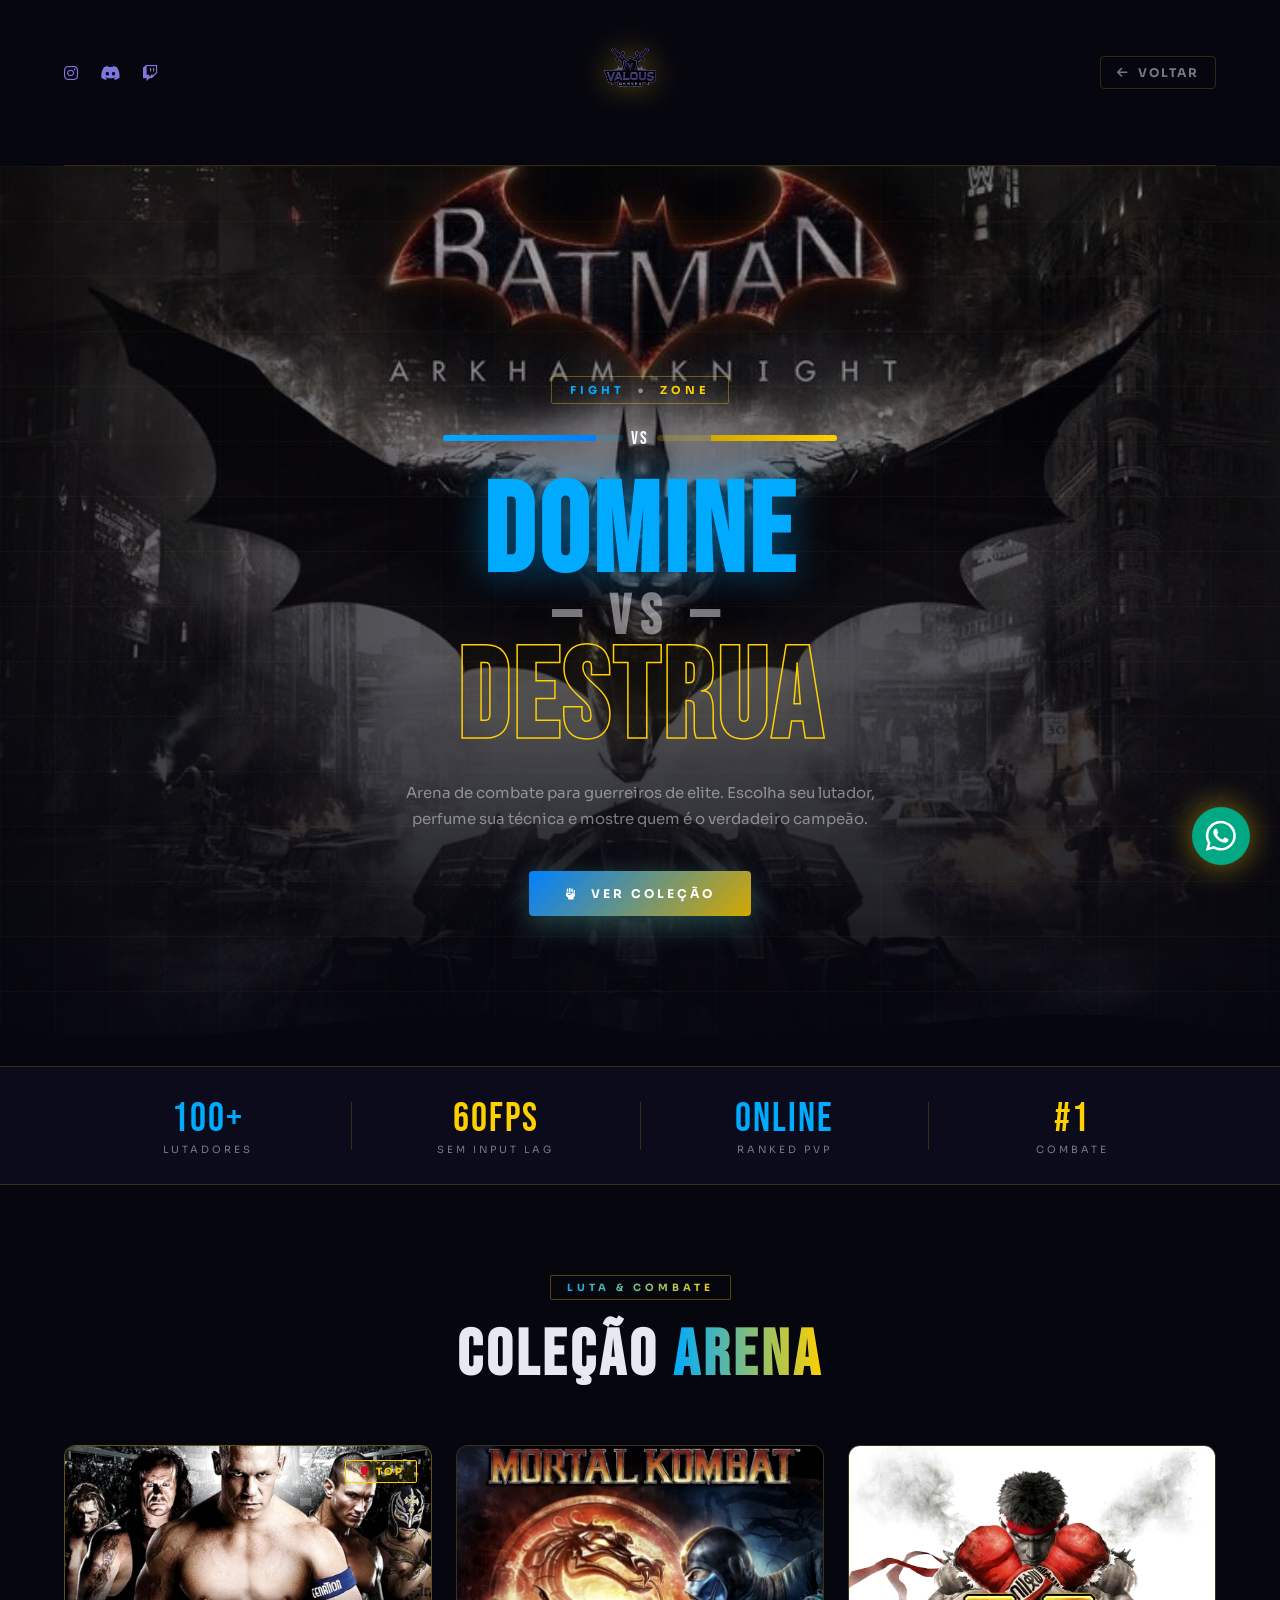
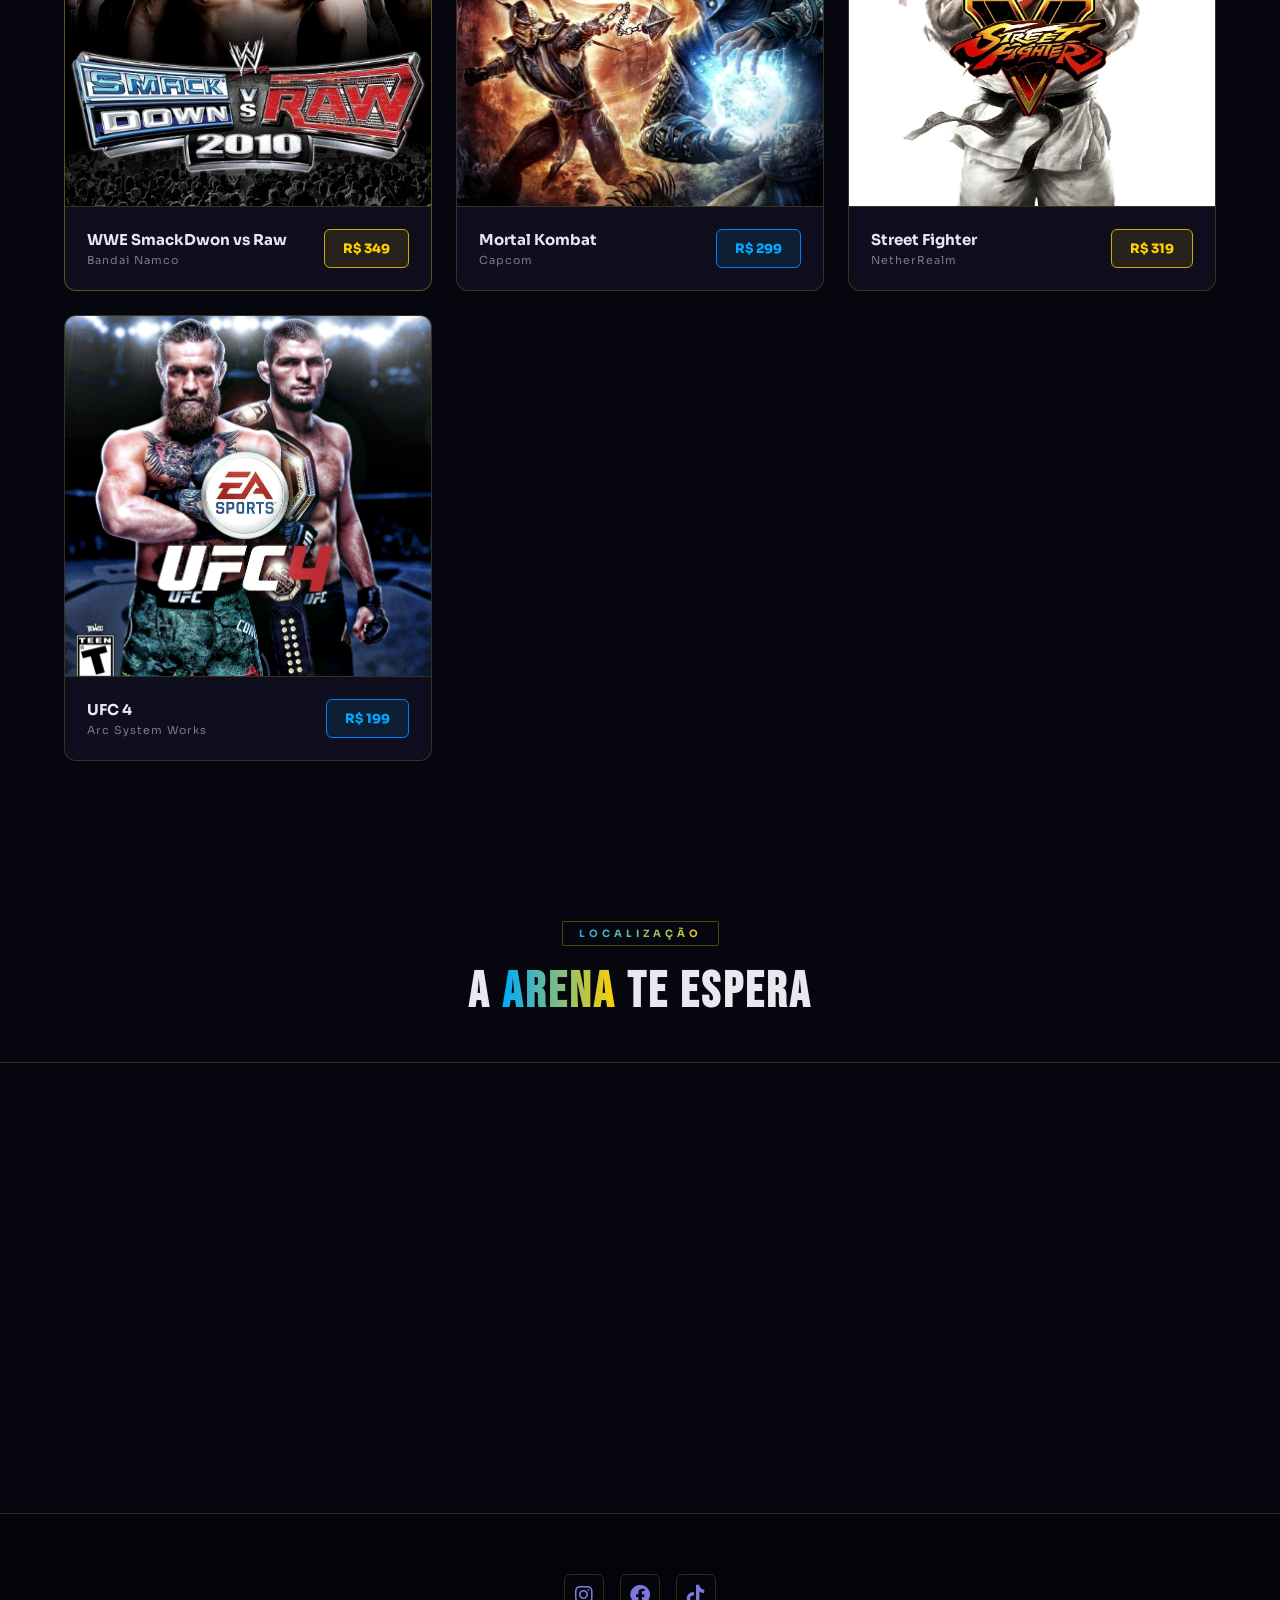
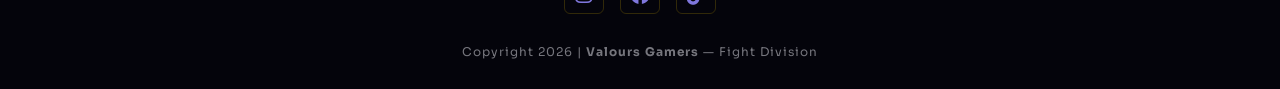
<file: luta.html>
<!DOCTYPE html>
<html lang="pt-br">
<head>
  <meta charset="UTF-8">
  <meta name="viewport" content="width=device-width, initial-scale=1.0">
  <title>Valours | Fight Zone</title>

  <link href="https://unpkg.com/aos@2.3.1/dist/aos.css" rel="stylesheet" />
  <link href="https://fonts.googleapis.com/css2?family=Bebas+Neue&family=Sora:wght@300;400;600;700&display=swap" rel="stylesheet" />
  <link rel="stylesheet" href="https://cdnjs.cloudflare.com/ajax/libs/font-awesome/6.0.0-beta3/css/all.min.css" />

  <style>
    :root {
      --bg-deep: #06060F;
      --card-bg: #0E0E1E;
      --yellow: #D4A800;
      --yellow-bright: #FFD000;
      --yellow-dim: rgba(255, 208, 0, 0.1);
      --blue: #0080FF;
      --blue-bright: #00AAFF;
      --blue-dim: rgba(0, 170, 255, 0.1);
      --purple: #7F77DD;
      --text: #E8E8F0;
      --muted: rgba(232, 232, 240, 0.5);
      --border: rgba(255, 208, 0, 0.18);
      --font-display: 'Bebas Neue', sans-serif;
      --font-body: 'Sora', sans-serif;
    }

    *, *::before, *::after { margin: 0; padding: 0; box-sizing: border-box; }
    html { scroll-behavior: smooth; }

    body {
      font-family: var(--font-body);
      background-color: var(--bg-deep);
      color: var(--text);
      overflow-x: hidden;
    }

    body::before {
      content: '';
      position: fixed; inset: 0;
      background:
        radial-gradient(ellipse 50% 40% at 20% 50%, rgba(0,170,255,0.05) 0%, transparent 60%),
        radial-gradient(ellipse 50% 40% at 80% 50%, rgba(255,208,0,0.05) 0%, transparent 60%);
      pointer-events: none;
      z-index: 0;
    }

    .container { max-width: 1200px; margin: 0 auto; padding: 0 24px; position: relative; z-index: 1; }

    /* HEADER */
    header { position: absolute; top: 0; left: 0; right: 0; z-index: 20; padding: 20px 0; }
    .header-content {
      display: flex;
      justify-content: space-between;
      align-items: center;
      border-bottom: 1px solid var(--border);
      padding-bottom: 20px;
    }
    .nav-link {
      color: var(--muted);
      text-decoration: none;
      font-size: 12px;
      font-weight: 700;
      letter-spacing: 2px;
      text-transform: uppercase;
      display: flex;
      align-items: center;
      gap: 8px;
      transition: color 0.3s;
    }
    .nav-link i { color: var(--purple); font-size: 16px; transition: 0.3s; }
    .nav-link:hover { color: var(--text); }
    .nav-link:hover i { color: var(--yellow-bright); transform: scale(1.2); }

    .back-link {
      text-decoration: none;
      color: var(--muted);
      font-size: 12px;
      letter-spacing: 2px;
      text-transform: uppercase;
      display: flex;
      align-items: center;
      gap: 8px;
      font-weight: 700;
      transition: 0.3s;
      border: 1px solid var(--border);
      padding: 8px 16px;
      border-radius: 4px;
    }
    .back-link:hover { color: var(--text); border-color: var(--yellow-bright); }

    /* HERO */
    .bg-home {
      min-height: 100vh;
      position: relative;
      display: flex;
      align-items: center;
      justify-content: center;
      text-align: center;
      overflow: hidden;

      background:
        linear-gradient(180deg, rgba(6,6,15,0.3) 0%, rgba(6,6,15,0.65) 50%, var(--bg-deep) 100%),
        url('assets/batman.jpg') center center / cover no-repeat;
    }

    /* EFEITO ELÉTRICO — raios diagonais */
    .bg-home::before {
      content: '';
      position: absolute; inset: 0;
      pointer-events: none;
      z-index: 1;
      background:
        repeating-linear-gradient(
          -60deg,
          transparent 0px,
          transparent 80px,
          rgba(255,208,0,0.018) 80px,
          rgba(255,208,0,0.018) 81px
        ),
        repeating-linear-gradient(
          60deg,
          transparent 0px,
          transparent 80px,
          rgba(0,170,255,0.018) 80px,
          rgba(0,170,255,0.018) 81px
        );
      animation: electric-shift 3s linear infinite;
    }
    @keyframes electric-shift {
      0%   { background-position: 0 0, 0 0; }
      100% { background-position: 81px 0, -81px 0; }
    }

    /* GRADE */
    .bg-home::after {
      content: '';
      position: absolute; inset: 0;
      background-image:
        linear-gradient(rgba(255,208,0,0.035) 1px, transparent 1px),
        linear-gradient(90deg, rgba(0,170,255,0.035) 1px, transparent 1px);
      background-size: 55px 55px;
      pointer-events: none;
      z-index: 1;
    }

    .hero { position: relative; z-index: 5; padding: 140px 20px 80px; }

    .hero-tag {
      display: inline-flex;
      align-items: center;
      gap: 12px;
      font-size: 11px;
      font-weight: 700;
      letter-spacing: 4px;
      text-transform: uppercase;
      border: 1px solid rgba(255,208,0,0.35);
      padding: 6px 18px;
      border-radius: 2px;
      margin-bottom: 24px;
      position: relative;
      overflow: hidden;
    }
    /* VS split color */
    .tag-blue { color: var(--blue-bright); }
    .tag-yellow { color: var(--yellow-bright); }

    /* BARRA DE VIDA DECORATIVA */
    .life-bars {
      display: flex;
      gap: 8px;
      justify-content: center;
      align-items: center;
      margin-bottom: 28px;
    }
    .life-bar {
      height: 6px;
      border-radius: 3px;
      position: relative;
      overflow: hidden;
    }
    .life-bar.p1 {
      width: 180px;
      background: rgba(0,170,255,0.2);
    }
    .life-bar.p1::after {
      content: '';
      position: absolute; inset: 0;
      background: linear-gradient(90deg, var(--blue-bright), var(--blue));
      width: 85%;
      animation: drain-p1 4s ease-in-out infinite alternate;
    }
    .life-bar.p2 {
      width: 180px;
      background: rgba(255,208,0,0.2);
    }
    .life-bar.p2::after {
      content: '';
      position: absolute; inset: 0; right: 0;
      background: linear-gradient(270deg, var(--yellow-bright), var(--yellow));
      width: 70%;
      margin-left: auto;
      animation: drain-p2 4s ease-in-out infinite alternate;
    }
    @keyframes drain-p1 { from { width: 100%; } to { width: 60%; } }
    @keyframes drain-p2 { from { width: 80%; } to { width: 45%; } }

    .vs-badge {
      font-family: var(--font-display);
      font-size: 18px;
      letter-spacing: 2px;
      color: #fff;
      text-shadow: 0 0 10px rgba(255,255,255,0.5);
    }

    .hero h1 {
      font-family: var(--font-display);
      font-size: clamp(65px, 12vw, 125px);
      text-transform: uppercase;
      letter-spacing: 4px;
      line-height: 0.92;
      margin-bottom: 22px;
    }
    .line-blue {
      display: block;
      color: var(--blue-bright);
      text-shadow: 0 0 40px rgba(0,170,255,0.5);
    }
    .line-vs {
      display: block;
      font-size: 0.45em;
      letter-spacing: 10px;
      color: var(--muted);
    }
    .line-yellow {
      display: block;
      -webkit-text-stroke: 1.5px var(--yellow-bright);
      color: transparent;
      text-shadow: none;
      filter: drop-shadow(0 0 15px rgba(255,208,0,0.3));
    }

    .hero p {
      font-size: 15px;
      color: var(--muted);
      max-width: 520px;
      margin: 0 auto 40px;
      line-height: 1.7;
    }

    .hero-cta {
      display: inline-flex;
      align-items: center;
      gap: 12px;
      background: linear-gradient(135deg, var(--blue), var(--yellow));
      color: #fff;
      padding: 15px 36px;
      text-decoration: none;
      font-weight: 700;
      font-size: 12px;
      letter-spacing: 3px;
      text-transform: uppercase;
      border-radius: 4px;
      transition: 0.3s;
      box-shadow: 0 8px 30px rgba(0,170,255,0.25), 0 8px 30px rgba(255,208,0,0.15);
      position: relative;
      overflow: hidden;
    }
    .hero-cta::before {
      content: '';
      position: absolute; inset: 0;
      background: linear-gradient(135deg, var(--yellow), var(--blue));
      opacity: 0;
      transition: opacity 0.4s;
    }
    .hero-cta:hover::before { opacity: 1; }
    .hero-cta span, .hero-cta i { position: relative; z-index: 1; }
    .hero-cta:hover {
      transform: translateY(-3px) scale(1.03);
      box-shadow: 0 16px 40px rgba(255,208,0,0.3), 0 16px 40px rgba(0,170,255,0.3);
    }
    .hero-cta i { transition: transform 0.3s; }
    .hero-cta:hover i { transform: rotate(15deg) scale(1.2); }

    /* WAVE */
    .wave {
      position: absolute;
      bottom: 0; left: 0; right: 0;
      height: 80px;
      z-index: 5;
      pointer-events: none;
    }

    /* STATS */
    .fight-stats {
      background: rgba(14,14,30,0.85);
      border-top: 1px solid var(--border);
      border-bottom: 1px solid var(--border);
      backdrop-filter: blur(10px);
      padding: 28px 0;
    }
    .stats-inner { display: flex; justify-content: center; align-items: center; }
    .stat-item { flex: 1; text-align: center; padding: 0 30px; }
    .stat-num {
      display: block;
      font-family: var(--font-display);
      font-size: 40px;
      letter-spacing: 2px;
    }
    .stat-num.blue { color: var(--blue-bright); }
    .stat-num.yellow { color: var(--yellow-bright); }
    .stat-label { display: block; font-size: 10px; text-transform: uppercase; letter-spacing: 3px; color: var(--muted); }
    .stat-divider { width: 1px; height: 48px; background: var(--border); }

    /* SECTION */
    .section-head { text-align: center; padding: 90px 0 50px; }
    .section-tag-fight {
      display: inline-block;
      font-size: 10px;
      font-weight: 700;
      letter-spacing: 4px;
      text-transform: uppercase;
      border: 1px solid rgba(255,208,0,0.3);
      padding: 5px 16px;
      border-radius: 2px;
      margin-bottom: 16px;
      background: linear-gradient(90deg, var(--blue-bright), var(--yellow-bright));
      -webkit-background-clip: text;
      -webkit-text-fill-color: transparent;
    }
    .section-head h2 {
      font-family: var(--font-display);
      font-size: clamp(40px, 6vw, 65px);
      letter-spacing: 4px;
      text-transform: uppercase;
    }
    .text-fight {
      background: linear-gradient(90deg, var(--blue-bright), var(--yellow-bright));
      -webkit-background-clip: text;
      -webkit-text-fill-color: transparent;
    }

    /* GRID */
    .haircuts-grid {
      display: grid;
      grid-template-columns: repeat(auto-fit, minmax(280px, 1fr));
      gap: 24px;
      padding-bottom: 100px;
    }

    .haircut-card {
      background: var(--card-bg);
      border-radius: 12px;
      overflow: hidden;
      border: 1px solid var(--border);
      transition: transform 0.4s cubic-bezier(0.2,1,0.3,1), border-color 0.3s, box-shadow 0.4s;
      position: relative;
    }

    /* CARDS COM SPLIT AZUL/AMARELO */
    .haircut-card.p1-card:hover {
      transform: translateY(-12px);
      border-color: var(--blue-bright);
      box-shadow: 0 20px 50px rgba(0,170,255,0.2);
    }
    .haircut-card.p2-card:hover {
      transform: translateY(-12px);
      border-color: var(--yellow-bright);
      box-shadow: 0 20px 50px rgba(255,208,0,0.2);
    }

    .haircut-card.featured { border-color: rgba(255,208,0,0.35); }
    .featured-badge {
      position: absolute;
      top: 14px; right: 14px;
      z-index: 5;
      background: rgba(255,208,0,0.1);
      border: 1px solid var(--yellow-bright);
      color: var(--yellow-bright);
      font-size: 10px;
      font-weight: 800;
      letter-spacing: 2px;
      padding: 4px 12px;
      border-radius: 2px;
      text-transform: uppercase;
    }

    .card-image { width: 100%; height: 360px; overflow: hidden; position: relative; }
    .card-image img {
      width: 100%; height: 100%;
      object-fit: cover;
      filter: saturate(0.8) contrast(1.05);
      transition: transform 0.7s cubic-bezier(0.2,1,0.3,1), filter 0.5s;
    }
    .haircut-card:hover .card-image img {
      filter: saturate(1.3) contrast(1.1);
      transform: scale(1.08);
    }

    .card-overlay {
      position: absolute; inset: 0;
      background: linear-gradient(180deg, transparent 50%, rgba(6,6,15,0.95) 100%);
      display: flex; align-items: flex-end;
      padding: 20px;
      opacity: 0;
      transition: opacity 0.4s;
    }
    .haircut-card:hover .card-overlay { opacity: 1; }
    .card-genre { font-size: 10px; font-weight: 700; letter-spacing: 3px; text-transform: uppercase; }
    .p1-card .card-genre { color: var(--blue-bright); }
    .p2-card .card-genre { color: var(--yellow-bright); }

    .card-info {
      padding: 22px;
      display: flex;
      justify-content: space-between;
      align-items: center;
      border-top: 1px solid var(--border);
    }
    .card-text { display: flex; flex-direction: column; gap: 4px; }
    .card-text strong { font-size: 15px; }
    .card-sub { font-size: 11px; color: var(--muted); letter-spacing: 1px; }

    .price-btn {
      padding: 10px 18px;
      font-weight: 800;
      font-size: 13px;
      border-radius: 6px;
      cursor: pointer;
      transition: 0.3s;
      font-family: var(--font-body);
    }
    .price-btn.blue-btn {
      background: var(--blue-dim);
      color: var(--blue-bright);
      border: 1px solid var(--blue);
    }
    .price-btn.blue-btn:hover {
      background: var(--blue);
      color: #fff;
      box-shadow: 0 6px 20px rgba(0,170,255,0.4);
      transform: translateY(-2px);
    }
    .price-btn.yellow-btn {
      background: var(--yellow-dim);
      color: var(--yellow-bright);
      border: 1px solid var(--yellow);
    }
    .price-btn.yellow-btn:hover {
      background: var(--yellow);
      color: #000;
      box-shadow: 0 6px 20px rgba(255,208,0,0.4);
      transform: translateY(-2px);
    }

    /* MAPA */
    .map-section { padding: 60px 0 0; }
    .map-title { text-align: center; margin-bottom: 40px; }
    .map-title h2 { font-family: var(--font-display); font-size: 50px; letter-spacing: 3px; }
    .map-wrapper { border-top: 1px solid var(--border); }
    .map-wrapper iframe {
      display: block; width: 100%; height: 450px; border: 0;
      filter: invert(90%) hue-rotate(180deg) brightness(0.8) saturate(0.7);
    }

    /* FOOTER */
    .footer {
      background: rgba(5,5,12,0.98);
      border-top: 1px solid var(--border);
      padding: 60px 0 30px;
      text-align: center;
    }
    .footer-icons { display: flex; justify-content: center; gap: 16px; margin-bottom: 30px; }
    .footer-icons a {
      width: 40px; height: 40px;
      display: flex; align-items: center; justify-content: center;
      border: 1px solid var(--border);
      border-radius: 6px;
      color: var(--purple);
      text-decoration: none;
      transition: 0.3s;
    }
    .footer-icons a:hover {
      border-color: var(--yellow-bright);
      color: var(--yellow-bright);
      transform: translateY(-3px);
    }
    .footer p { font-size: 12px; color: var(--muted); letter-spacing: 1px; }

    /* WHATSAPP */
    .btn-whatsapp { position: fixed; bottom: 30px; right: 30px; z-index: 100; transition: 0.3s; }
    .btn-whatsapp:hover { transform: scale(1.1); }
    .btn-whatsapp img {
      width: 58px;
      filter: drop-shadow(0 0 15px rgba(255,208,0,0.5));
    }

    @media (max-width: 768px) {
      .header-content { flex-direction: column; gap: 20px; padding-bottom: 20px; }
      .hero h1 { font-size: 60px; }
      .life-bars { display: none; }
      .haircuts-grid { grid-template-columns: 1fr; }
      .stats-inner { flex-wrap: wrap; }
      .stat-divider { display: none; }
      .stat-item { min-width: 50%; }
    }
  </style>
</head>
<body>

  <header class="container">
    <nav class="header-content">
      <div style="display:flex; gap: 20px;">
        <a href="#" class="nav-link"><i class="fa-brands fa-instagram"></i></a>
        <a href="#" class="nav-link"><i class="fa-brands fa-discord"></i></a>
        <a href="#" class="nav-link"><i class="fa-brands fa-twitch"></i></a>
      </div>

      <div data-aos="zoom-in">
        <img src="assets/logoFundo.png" alt="Logo" style="width: 140px; filter: drop-shadow(0 0 15px rgba(255,208,0,0.35));">
      </div>

      <a href="index.html" class="back-link" data-aos="fade-down">
        <i class="fa-solid fa-arrow-left"></i> VOLTAR
      </a>
    </nav>
  </header>

  <!-- HERO -->
  <div class="bg-home">
    <div class="hero" data-aos="zoom-in">

      <div class="hero-tag">
        <span class="tag-blue">FIGHT</span>
        <span style="color: var(--muted);">●</span>
        <span class="tag-yellow">ZONE</span>
      </div>

      <!-- BARRAS DE VIDA ANIMADAS -->
      <div class="life-bars">
        <div class="life-bar p1"></div>
        <span class="vs-badge">VS</span>
        <div class="life-bar p2"></div>
      </div>

      <h1>
        <span class="line-blue">DOMINE</span>
        <span class="line-vs">— VS —</span>
        <span class="line-yellow">DESTRUA</span>
      </h1>
      <p>Arena de combate para guerreiros de elite. Escolha seu lutador, perfume sua técnica e mostre quem é o verdadeiro campeão.</p>
      <a href="#games" class="hero-cta">
        <i class="fa-solid fa-hand-fist"></i>
        <span>VER COLEÇÃO</span>
      </a>
    </div>

    <svg class="wave" viewBox="0 0 1440 80" preserveAspectRatio="none" fill="var(--bg-deep)" xmlns="http://www.w3.org/2000/svg">
      <path d="M0,40 C200,80 400,0 600,40 C800,80 1000,0 1200,40 C1320,60 1400,20 1440,30 L1440,80 L0,80 Z"/>
    </svg>
  </div>

  <!-- STATS -->
  <section class="fight-stats">
    <div class="container stats-inner">
      <div class="stat-item" data-aos="fade-up" data-aos-delay="100">
        <span class="stat-num blue">100+</span>
        <span class="stat-label">Lutadores</span>
      </div>
      <div class="stat-divider"></div>
      <div class="stat-item" data-aos="fade-up" data-aos-delay="200">
        <span class="stat-num yellow">60fps</span>
        <span class="stat-label">Sem input lag</span>
      </div>
      <div class="stat-divider"></div>
      <div class="stat-item" data-aos="fade-up" data-aos-delay="300">
        <span class="stat-num blue">Online</span>
        <span class="stat-label">Ranked PvP</span>
      </div>
      <div class="stat-divider"></div>
      <div class="stat-item" data-aos="fade-up" data-aos-delay="400">
        <span class="stat-num yellow">#1</span>
        <span class="stat-label">Combate</span>
      </div>
    </div>
  </section>

  <!-- JOGOS -->
  <section id="games" class="container">
    <div class="section-head" data-aos="fade-up">
      <div class="section-tag-fight">LUTA &amp; COMBATE</div>
      <h2>COLEÇÃO <span class="text-fight">ARENA</span></h2>
    </div>

    <div class="haircuts-grid">

      <div class="haircut-card p2-card featured" data-aos="fade-up" data-aos-delay="100">
        <div class="featured-badge">🥊 TOP</div>
        <div class="card-image">
          <img src="assets/wwe.jpg" alt="Tekken 8" />
          <div class="card-overlay"><span class="card-genre">3D FIGHTER</span></div>
        </div>
        <div class="card-info">
          <div class="card-text">
            <strong>WWE SmackDwon vs Raw</strong>
            <span class="card-sub">Bandai Namco</span>
          </div>
          <button class="price-btn yellow-btn">R$ 349</button>
        </div>
      </div>

      <div class="haircut-card p1-card" data-aos="fade-up" data-aos-delay="200">
        <div class="card-image">
          <img src="assets/mk.jpg" alt="Street Fighter 6" />
          <div class="card-overlay"><span class="card-genre">2D FIGHTER</span></div>
        </div>
        <div class="card-info">
          <div class="card-text">
            <strong>Mortal Kombat</strong>
            <span class="card-sub">Capcom</span>
          </div>
          <button class="price-btn blue-btn">R$ 299</button>
        </div>
      </div>

      <div class="haircut-card p2-card" data-aos="fade-up" data-aos-delay="300">
        <div class="card-image">
          <img src="assets/streetFighter.jpg" alt="Mortal Kombat 1" />
          <div class="card-overlay"><span class="card-genre">GORE FIGHTER</span></div>
        </div>
        <div class="card-info">
          <div class="card-text">
            <strong>Street Fighter</strong>
            <span class="card-sub">NetherRealm</span>
          </div>
          <button class="price-btn yellow-btn">R$ 319</button>
        </div>
      </div>

      <div class="haircut-card p1-card" data-aos="fade-up" data-aos-delay="400">
        <div class="card-image">
          <img src="assets/ufc.jpg" alt="Dragon Ball FighterZ" />
          <div class="card-overlay"><span class="card-genre">ANIME FIGHTER</span></div>
        </div>
        <div class="card-info">
          <div class="card-text">
            <strong>UFC 4</strong>
            <span class="card-sub">Arc System Works</span>
          </div>
          <button class="price-btn blue-btn">R$ 199</button>
        </div>
      </div>

    </div>
  </section>

  <!-- MAPA -->
  <section class="map-section">
    <div class="map-title container" data-aos="fade-up">
      <div class="section-tag-fight">LOCALIZAÇÃO</div>
      <h2>A <span class="text-fight">Arena</span> te espera</h2>
    </div>
    <div class="map-wrapper">
      <iframe
        src="https://www.google.com/maps/embed?pb=!1m14!1m12!1m3!1d15357.265747443144!2d-47.91299!3d-15.794!2m3!1f0!2f0!3f0!3m2!1i1024!2i768!4f13.1!5e0!3m2!1spt-BR!2sbr!4v1715000000000"
        loading="lazy">
      </iframe>
    </div>
  </section>

  <!-- FOOTER -->
  <footer class="footer">
    <div class="footer-icons">
      <a href="#"><i class="fa-brands fa-instagram fa-lg"></i></a>
      <a href="#"><i class="fa-brands fa-facebook fa-lg"></i></a>
      <a href="#"><i class="fa-brands fa-tiktok fa-lg"></i></a>
    </div>
    <p>Copyright 2026 | <strong>Valours Gamers</strong> — Fight Division</p>
  </footer>

  <a href="https://api.whatsapp.com/send?phone=5561999639758" class="btn-whatsapp" target="_blank">
    <img src="assets/whatssapp.svg" alt="Whatsapp" />
  </a>

  <script src="https://unpkg.com/aos@2.3.1/dist/aos.js"></script>
  <script>AOS.init({ duration: 900, once: true, easing: 'ease-out-cubic' });</script>
</body>
</html>
</file>
<file: style.css>
/* =============================================
   VALOURS GAMERS — ELITE CSS SYSTEM
   ============================================= */

@import url('https://fonts.googleapis.com/css2?family=Bebas+Neue&family=Sora:wght@300;400;600;700&display=swap');

:root {
  --primary-bg: #06060F;
  --card-bg: #0E0E1E;
  --accent-purple: #7F77DD;
  --accent-purple-dim: rgba(127, 119, 221, 0.15);
  --accent-neon: #1D9E75;
  --accent-neon-dim: rgba(29, 158, 117, 0.15);
  --gold: #D4A348;
  --white-cold: #E8E8F0;
  --text-muted: rgba(232, 232, 240, 0.5);
  --border: rgba(127, 119, 221, 0.18);
  --font-display: 'Bebas Neue', sans-serif;
  --font-body: 'Sora', sans-serif;
}

/* ── RESET ──────────────────────────────── */
*, *::before, *::after { margin: 0; padding: 0; box-sizing: border-box; }

/* ── BASE ───────────────────────────────── */
html { scroll-behavior: smooth; }

body {
  font-family: var(--font-body);
  color: var(--white-cold);
  background-color: var(--primary-bg);
  overflow-x: hidden;
  cursor: none;
}

body::before {
  content: '';
  position: fixed;
  inset: 0;
  background:
    radial-gradient(ellipse 80% 60% at 10% 10%, rgba(127,119,221,0.06) 0%, transparent 60%),
    radial-gradient(ellipse 60% 50% at 90% 90%, rgba(29,158,117,0.05) 0%, transparent 60%);
  pointer-events: none;
  z-index: 0;
}

.container {
  max-width: 1200px;
  margin: 0 auto;
  padding: 0 24px;
  position: relative;
  z-index: 1;
}

/* ── CURSOR ─────────────────────────────── */
.cursor {
  width: 8px; height: 8px;
  background: var(--accent-purple);
  border-radius: 50%;
  position: fixed;
  pointer-events: none;
  z-index: 9999;
  transform: translate(-50%, -50%);
  transition: width 0.2s, height 0.2s, background 0.2s;
}
.cursor.hover { width: 20px; height: 20px; background: var(--accent-neon); }

.cursor-follower {
  width: 30px; height: 30px;
  border: 1px solid rgba(127,119,221,0.4);
  border-radius: 50%;
  position: fixed;
  pointer-events: none;
  z-index: 9998;
  transform: translate(-50%, -50%);
  transition: left 0.12s ease, top 0.12s ease, width 0.3s, height 0.3s;
}

/* ── HERO ────────────────────────────────── */
.bg-home {
  min-height: 100vh;
  position: relative;
  display: flex;
  flex-direction: column;
  overflow: hidden;

  background:
    linear-gradient(180deg, rgba(6,6,15,0.5) 0%, rgba(6,6,15,0.75) 60%, var(--primary-bg) 100%),
    url('assets/fundoLoja2.png') center center / cover no-repeat;
}

/* CANVAS PARTÍCULAS */
#particles-canvas {
  position: absolute;
  inset: 0;
  z-index: 0;
  pointer-events: none;
}

/* GRADE OVERLAY */
.grid-overlay {
  position: absolute;
  inset: 0;
  z-index: 0;
  pointer-events: none;
  background-image:
    linear-gradient(rgba(127,119,221,0.04) 1px, transparent 1px),
    linear-gradient(90deg, rgba(127,119,221,0.04) 1px, transparent 1px);
  background-size: 60px 60px;
  mask-image: linear-gradient(180deg, transparent 0%, black 30%, black 70%, transparent 100%);
}

/* ── HEADER ──────────────────────────────── */
header { padding-top: 20px; position: relative; z-index: 10; }

.header-content {
  display: flex;
  justify-content: space-between;
  align-items: center;
  padding: 20px 0;
  border-bottom: 1px solid var(--border);
}

.header-icons { display: flex; gap: 20px; align-items: center; }

.nav-link {
  display: flex;
  align-items: center;
  gap: 6px;
  color: var(--text-muted);
  text-decoration: none;
  font-size: 13px;
  font-weight: 600;
  letter-spacing: 1px;
  text-transform: uppercase;
  transition: color 0.3s;
}
.nav-link i { font-size: 16px; color: var(--accent-purple); transition: 0.3s; }
.nav-link:hover { color: var(--white-cold); }
.nav-link:hover i { color: var(--accent-neon); transform: scale(1.2); }

/* LOGO */
.logo-wrapper { position: relative; display: inline-block; }

.logo-img {
  width: 200px;
  height: auto;
  filter: drop-shadow(0 0 20px rgba(127,119,221,0.4));
  transition: transform 0.4s ease, filter 0.4s ease;
  position: relative;
  z-index: 1;
}
.logo-img:hover {
  transform: scale(1.04);
  filter: drop-shadow(0 0 35px rgba(127,119,221,0.7));
}

.logo-glow {
  position: absolute;
  inset: -30px;
  background: radial-gradient(circle, rgba(127,119,221,0.15) 0%, transparent 70%);
  pointer-events: none;
  border-radius: 50%;
  animation: pulse-glow 3s ease-in-out infinite;
}
@keyframes pulse-glow {
  0%, 100% { opacity: 0.5; transform: scale(1); }
  50% { opacity: 1; transform: scale(1.1); }
}

.header-button {
  border: 1px solid var(--accent-purple);
  padding: 10px 22px;
  color: var(--white-cold);
  text-decoration: none;
  border-radius: 4px;
  font-size: 12px;
  font-weight: 700;
  letter-spacing: 2px;
  text-transform: uppercase;
  transition: 0.3s;
  position: relative;
  overflow: hidden;
}
.header-button::before {
  content: '';
  position: absolute;
  inset: 0;
  background: var(--accent-purple);
  transform: scaleX(0);
  transform-origin: left;
  transition: transform 0.3s ease;
  z-index: -1;
}
.header-button:hover::before { transform: scaleX(1); }
.header-button:hover { box-shadow: 0 0 20px rgba(127,119,221,0.4); }

/* ── HERO CONTENT ───────────────────────── */
.hero {
  flex: 1;
  display: flex;
  flex-direction: column;
  justify-content: center;
  padding-top: 12vh;
  padding-bottom: 100px;
  position: relative;
  z-index: 2;
}

.hero-eyebrow {
  display: flex;
  align-items: center;
  gap: 10px;
  color: var(--accent-neon);
  font-size: 12px;
  font-weight: 700;
  letter-spacing: 4px;
  text-transform: uppercase;
  margin-bottom: 24px;
}
.hero-eyebrow .dot {
  width: 6px; height: 6px;
  background: var(--accent-neon);
  border-radius: 50%;
  animation: blink 1.5s ease-in-out infinite;
}
@keyframes blink { 0%, 100% { opacity: 1; } 50% { opacity: 0.3; } }

.hero-title {
  font-family: var(--font-display);
  font-size: clamp(70px, 12vw, 130px);
  line-height: 0.95;
  letter-spacing: 3px;
  text-transform: uppercase;
  margin-bottom: 28px;
}
.hero-title .line-1 { display: block; color: var(--white-cold); }
.hero-title .line-2 {
  display: block;
  -webkit-text-stroke: 1px rgba(127,119,221,0.6);
  color: transparent;
  animation: flicker 6s ease-in-out infinite;
}
@keyframes flicker {
  0%, 95%, 100% { opacity: 1; }
  96% { opacity: 0.7; }
  97% { opacity: 1; }
  98% { opacity: 0.5; }
}
.hero-title .line-3 { display: block; color: var(--white-cold); }
.hero-title em {
  font-style: normal;
  background: linear-gradient(90deg, var(--accent-purple), var(--accent-neon));
  -webkit-background-clip: text;
  -webkit-text-fill-color: transparent;
}

.hero-sub {
  color: var(--text-muted);
  font-size: 14px;
  letter-spacing: 1px;
  margin-bottom: 36px;
}
.hero-sub strong { color: var(--white-cold); }

.button-contact {
  display: inline-flex;
  align-items: center;
  gap: 12px;
  background: linear-gradient(135deg, var(--accent-neon), #16795a);
  color: #fff;
  padding: 16px 40px;
  border-radius: 4px;
  text-decoration: none;
  font-weight: 700;
  font-size: 13px;
  letter-spacing: 3px;
  text-transform: uppercase;
  transition: 0.3s;
  box-shadow: 0 8px 30px rgba(29,158,117,0.3);
  position: relative;
  overflow: hidden;
}
.button-contact::after {
  content: '';
  position: absolute;
  inset: 0;
  background: rgba(255,255,255,0.1);
  transform: translateX(-100%);
  transition: transform 0.4s ease;
}
.button-contact:hover::after { transform: translateX(0); }
.button-contact:hover {
  transform: translateY(-2px);
  box-shadow: 0 15px 40px rgba(29,158,117,0.5);
}
.button-contact i { transition: transform 0.3s; }
.button-contact:hover i { transform: translateX(4px); }

/* BADGE HERÓI */
.hero-badge {
  position: absolute;
  right: 40px;
  top: 50%;
  transform: translateY(-50%);
  width: 100px; height: 100px;
  border: 1px solid var(--accent-purple);
  border-radius: 50%;
  display: flex;
  align-items: center;
  justify-content: center;
  animation: spin-slow 12s linear infinite;
}
.badge-inner {
  font-size: 11px;
  font-weight: 800;
  letter-spacing: 3px;
  color: var(--accent-purple);
}
@keyframes spin-slow { to { transform: translateY(-50%) rotate(360deg); } }

/* SCROLL INDICATOR */
.scroll-indicator {
  position: absolute;
  bottom: 30px;
  left: 50%;
  transform: translateX(-50%);
  display: flex;
  flex-direction: column;
  align-items: center;
  gap: 8px;
  z-index: 5;
}
.scroll-line {
  width: 1px; height: 50px;
  background: linear-gradient(180deg, transparent, var(--accent-purple));
  animation: scroll-down 2s ease-in-out infinite;
}
@keyframes scroll-down {
  0% { transform: scaleY(0); transform-origin: top; }
  50% { transform: scaleY(1); transform-origin: top; }
  51% { transform: scaleY(1); transform-origin: bottom; }
  100% { transform: scaleY(0); transform-origin: bottom; }
}
.scroll-indicator span {
  font-size: 9px;
  letter-spacing: 3px;
  color: var(--text-muted);
  text-transform: uppercase;
}

/* ── STATS BAR ──────────────────────────── */
.stats-bar {
  background: rgba(14,14,30,0.8);
  border-top: 1px solid var(--border);
  border-bottom: 1px solid var(--border);
  backdrop-filter: blur(10px);
  padding: 30px 0;
  position: relative;
  z-index: 2;
}

.stats-inner {
  display: flex;
  justify-content: center;
  align-items: center;
  gap: 0;
}

.stat-item {
  flex: 1;
  text-align: center;
  padding: 0 30px;
}
.stat-num {
  display: block;
  font-family: var(--font-display);
  font-size: 42px;
  color: var(--accent-purple);
  letter-spacing: 2px;
}
.stat-label {
  display: block;
  font-size: 11px;
  text-transform: uppercase;
  letter-spacing: 3px;
  color: var(--text-muted);
}
.stat-divider {
  width: 1px; height: 50px;
  background: var(--border);
}

/* ── SOBRE ──────────────────────────────── */
.about-premium {
  padding: 120px 0;
}

.about-layout {
  display: flex;
  gap: 40px;
  align-items: flex-start;
}

.about-tag-col {
  display: flex;
  flex-direction: column;
  align-items: center;
  gap: 16px;
  padding-top: 10px;
  flex-shrink: 0;
}

.about-tag {
  font-size: 10px;
  font-weight: 700;
  letter-spacing: 3px;
  text-transform: uppercase;
  color: var(--accent-purple);
  writing-mode: vertical-rl;
  text-orientation: mixed;
  transform: rotate(180deg);
}
.about-line {
  width: 1px;
  height: 100px;
  background: linear-gradient(180deg, var(--accent-purple), transparent);
}

.about-glass {
  flex: 1;
  background: rgba(14, 14, 30, 0.6);
  backdrop-filter: blur(20px);
  border: 1px solid var(--border);
  padding: 60px;
  border-radius: 16px;
  box-shadow: 0 30px 60px rgba(0, 0, 0, 0.4);
  position: relative;
  overflow: hidden;
}
.about-glass::before {
  content: '';
  position: absolute;
  top: 0; left: 0; right: 0;
  height: 2px;
  background: linear-gradient(90deg, transparent, var(--accent-purple), var(--accent-neon), transparent);
}

.about-glass h2 {
  font-family: var(--font-display);
  font-size: 56px;
  letter-spacing: 3px;
  margin-bottom: 20px;
}

.about-text {
  color: var(--text-muted);
  line-height: 1.8;
  margin-bottom: 50px;
  font-size: 15px;
}
.about-text strong { color: var(--white-cold); }

.about-pillars {
  display: grid;
  grid-template-columns: repeat(3, 1fr);
  gap: 30px;
}
.pillar {
  border-top: 1px solid var(--border);
  padding-top: 24px;
}
.pillar-icon { font-size: 24px; margin-bottom: 12px; }
.pillar h3 {
  font-size: 13px;
  font-weight: 700;
  text-transform: uppercase;
  letter-spacing: 2px;
  color: var(--accent-purple);
  margin-bottom: 10px;
}
.pillar p { font-size: 13px; color: var(--text-muted); line-height: 1.7; }

/* ── SERVICES ───────────────────────────── */
.services {
  padding: 80px 0 120px;
}

.services-header {
  text-align: center;
  margin-bottom: 60px;
}

.section-tag {
  display: inline-block;
  font-size: 10px;
  font-weight: 700;
  letter-spacing: 4px;
  text-transform: uppercase;
  color: var(--accent-neon);
  border: 1px solid rgba(29,158,117,0.3);
  padding: 5px 16px;
  border-radius: 2px;
  margin-bottom: 16px;
}

.services-header h2 {
  font-family: var(--font-display);
  font-size: clamp(40px, 6vw, 65px);
  letter-spacing: 4px;
  text-transform: uppercase;
  margin-bottom: 12px;
}

.services-header p {
  color: var(--text-muted);
  font-size: 15px;
}

.haircuts-grid {
  display: grid;
  grid-template-columns: repeat(3, 1fr);
  gap: 24px;
}

.haircut-card {
  background: var(--card-bg);
  border-radius: 12px;
  overflow: hidden;
  border: 1px solid var(--border);
  transition: transform 0.4s cubic-bezier(0.2, 1, 0.3, 1), border-color 0.3s, box-shadow 0.4s;
  position: relative;
}
.haircut-card:hover {
  transform: translateY(-12px);
  border-color: var(--accent-neon);
  box-shadow: 0 20px 50px rgba(29,158,117,0.15);
}

.card-image {
  width: 100%;
  height: 360px;
  position: relative;
  overflow: hidden;
}
.card-image img {
  width: 100%; height: 100%;
  object-fit: cover;
  transition: transform 0.7s cubic-bezier(0.2, 1, 0.3, 1);
}
.haircut-card:hover .card-image img { transform: scale(1.08); }

.card-overlay {
  position: absolute;
  inset: 0;
  background: linear-gradient(180deg, transparent 50%, rgba(6,6,15,0.9) 100%);
  display: flex;
  align-items: flex-end;
  padding: 20px;
  opacity: 0;
  transition: opacity 0.4s;
}
.haircut-card:hover .card-overlay { opacity: 1; }
.card-genre {
  font-size: 10px;
  font-weight: 700;
  letter-spacing: 3px;
  text-transform: uppercase;
  color: var(--accent-neon);
}

.card-info {
  padding: 20px;
  display: flex;
  justify-content: space-between;
  align-items: center;
  border-top: 1px solid var(--border);
}

.card-text { display: flex; flex-direction: column; gap: 4px; }
.card-text strong { font-size: 15px; font-weight: 700; }
.card-sub { font-size: 11px; color: var(--text-muted); letter-spacing: 1px; }

.price-btn {
  background: var(--accent-purple-dim);
  color: var(--accent-purple);
  border: 1px solid var(--accent-purple);
  padding: 10px 18px;
  font-weight: 800;
  font-size: 13px;
  border-radius: 6px;
  cursor: pointer;
  transition: 0.3s;
  white-space: nowrap;
  font-family: var(--font-body);
}
.price-btn:hover {
  background: var(--accent-purple);
  color: #fff;
  box-shadow: 0 6px 20px rgba(127,119,221,0.4);
  transform: translateY(-2px);
}
.price-btn.gold {
  background: rgba(212,163,72,0.1);
  color: var(--gold);
  border-color: var(--gold);
}
.price-btn.gold:hover {
  background: var(--gold);
  color: #000;
  box-shadow: 0 6px 20px rgba(212,163,72,0.4);
}

/* CARD DESTAQUE */
.haircut-card.featured {
  border-color: rgba(212,163,72,0.3);
}
.featured-badge {
  position: absolute;
  top: 16px; right: 16px;
  z-index: 5;
  background: rgba(212,163,72,0.15);
  border: 1px solid var(--gold);
  color: var(--gold);
  font-size: 10px;
  font-weight: 800;
  letter-spacing: 2px;
  padding: 5px 12px;
  border-radius: 2px;
  text-transform: uppercase;
}

/* ── MAPA ───────────────────────────────── */
.map-section { padding: 80px 0 0; }

.map-title {
  text-align: center;
  margin-bottom: 40px;
}
.map-title h2 {
  font-family: var(--font-display);
  font-size: 50px;
  letter-spacing: 3px;
}

.map-wrapper {
  position: relative;
  border-top: 1px solid var(--border);
}
.map-wrapper iframe {
  display: block;
  filter: invert(90%) hue-rotate(180deg) brightness(0.85) saturate(0.8);
}

/* ── FOOTER ─────────────────────────────── */
.footer {
  background: rgba(5,5,12,0.95);
  border-top: 1px solid var(--border);
}

.footer-top {
  display: grid;
  grid-template-columns: 2fr 1fr 1fr;
  gap: 60px;
  padding: 70px 0;
}

.footer-logo img {
  width: 150px;
  opacity: 0.8;
  margin-bottom: 16px;
  display: block;
  filter: drop-shadow(0 0 15px rgba(127,119,221,0.3));
}
.footer-logo p {
  font-size: 13px;
  color: var(--text-muted);
  line-height: 1.7;
}

.footer-links, .footer-social { display: flex; flex-direction: column; gap: 12px; }
.footer-links h4, .footer-social h4 {
  font-size: 11px;
  font-weight: 700;
  letter-spacing: 3px;
  text-transform: uppercase;
  color: var(--accent-purple);
  margin-bottom: 8px;
}
.footer-links a {
  color: var(--text-muted);
  text-decoration: none;
  font-size: 14px;
  transition: color 0.3s;
}
.footer-links a:hover { color: var(--white-cold); }

.footer-icons { display: flex; gap: 16px; }
.footer-icons a {
  width: 38px; height: 38px;
  display: flex; align-items: center; justify-content: center;
  border: 1px solid var(--border);
  border-radius: 6px;
  color: var(--accent-purple);
  text-decoration: none;
  transition: 0.3s;
}
.footer-icons a:hover {
  border-color: var(--accent-purple);
  background: var(--accent-purple-dim);
  color: var(--white-cold);
  transform: translateY(-3px);
}

.footer-bottom {
  border-top: 1px solid var(--border);
  text-align: center;
  padding: 24px;
}
.footer-bottom p {
  font-size: 12px;
  color: var(--text-muted);
  letter-spacing: 1px;
}

/* ── WHATSAPP ───────────────────────────── */
.btn-whatsapp {
  position: fixed;
  bottom: 30px; right: 30px;
  z-index: 100;
  transition: transform 0.3s;
}
.btn-whatsapp:hover { transform: scale(1.1); }
.btn-whatsapp img {
  width: 58px;
  filter: drop-shadow(0 0 15px var(--accent-neon));
}

/* ── TEXTO GRADIENTE ─────────────────────── */
.text-gradient {
  background: linear-gradient(90deg, var(--accent-purple), var(--accent-neon));
  -webkit-background-clip: text;
  -webkit-text-fill-color: transparent;
}

/* ── RESPONSIVO ──────────────────────────── */
@media (max-width: 1024px) {
  .haircuts-grid { grid-template-columns: repeat(2, 1fr); }
  .about-pillars { grid-template-columns: 1fr; gap: 20px; }
}

@media (max-width: 768px) {
  body { cursor: auto; }
  .cursor, .cursor-follower { display: none; }

  .header-content { flex-direction: column; gap: 20px; padding: 20px 0; }
  .logo-img { width: 160px; }

  .hero { padding-top: 30px; }
  .hero-title { font-size: clamp(56px, 15vw, 80px); }
  .hero-badge { display: none; }

  .haircuts-grid { grid-template-columns: 1fr; }
  .stats-inner { flex-wrap: wrap; }
  .stat-divider { display: none; }
  .stat-item { min-width: 50%; }

  .about-layout { flex-direction: column; }
  .about-tag-col { flex-direction: row; align-items: center; }
  .about-tag { writing-mode: horizontal-tb; transform: none; }
  .about-line { width: 60px; height: 1px; }
  .about-glass { padding: 36px 24px; }
  .about-glass h2 { font-size: 40px; }

  .footer-top { grid-template-columns: 1fr; gap: 36px; padding: 40px 0; }
}
</file>
<file: valours/style.css>
/* =============================================
   VALOURS GAMERS — ELITE CSS SYSTEM
   ============================================= */

@import url('https://fonts.googleapis.com/css2?family=Bebas+Neue&family=Sora:wght@300;400;600;700&display=swap');

:root {
  --primary-bg: #06060F;
  --card-bg: #0E0E1E;
  --accent-purple: #7F77DD;
  --accent-purple-dim: rgba(127, 119, 221, 0.15);
  --accent-neon: #1D9E75;
  --accent-neon-dim: rgba(29, 158, 117, 0.15);
  --gold: #D4A348;
  --white-cold: #E8E8F0;
  --text-muted: rgba(232, 232, 240, 0.5);
  --border: rgba(127, 119, 221, 0.18);
  --font-display: 'Bebas Neue', sans-serif;
  --font-body: 'Sora', sans-serif;
}

/* ── RESET ──────────────────────────────── */
*, *::before, *::after { margin: 0; padding: 0; box-sizing: border-box; }

/* ── BASE ───────────────────────────────── */
html { scroll-behavior: smooth; }

body {
  font-family: var(--font-body);
  color: var(--white-cold);
  background-color: var(--primary-bg);
  overflow-x: hidden;
  cursor: none;
}

body::before {
  content: '';
  position: fixed;
  inset: 0;
  background:
    radial-gradient(ellipse 80% 60% at 10% 10%, rgba(127,119,221,0.06) 0%, transparent 60%),
    radial-gradient(ellipse 60% 50% at 90% 90%, rgba(29,158,117,0.05) 0%, transparent 60%);
  pointer-events: none;
  z-index: 0;
}

.container {
  max-width: 1200px;
  margin: 0 auto;
  padding: 0 24px;
  position: relative;
  z-index: 1;
}

/* ── CURSOR ─────────────────────────────── */
.cursor {
  width: 8px; height: 8px;
  background: var(--accent-purple);
  border-radius: 50%;
  position: fixed;
  pointer-events: none;
  z-index: 9999;
  transform: translate(-50%, -50%);
  transition: width 0.2s, height 0.2s, background 0.2s;
}
.cursor.hover { width: 20px; height: 20px; background: var(--accent-neon); }

.cursor-follower {
  width: 30px; height: 30px;
  border: 1px solid rgba(127,119,221,0.4);
  border-radius: 50%;
  position: fixed;
  pointer-events: none;
  z-index: 9998;
  transform: translate(-50%, -50%);
  transition: left 0.12s ease, top 0.12s ease, width 0.3s, height 0.3s;
}

/* ── HERO ────────────────────────────────── */
.bg-home {
  min-height: 100vh;
  position: relative;
  display: flex;
  flex-direction: column;
  overflow: hidden;

  background:
    linear-gradient(180deg, rgba(6,6,15,0.5) 0%, rgba(6,6,15,0.75) 60%, var(--primary-bg) 100%),
    url('assets/fundoLoja2.png') center center / cover no-repeat;
}

/* CANVAS PARTÍCULAS */
#particles-canvas {
  position: absolute;
  inset: 0;
  z-index: 0;
  pointer-events: none;
}

/* GRADE OVERLAY */
.grid-overlay {
  position: absolute;
  inset: 0;
  z-index: 0;
  pointer-events: none;
  background-image:
    linear-gradient(rgba(127,119,221,0.04) 1px, transparent 1px),
    linear-gradient(90deg, rgba(127,119,221,0.04) 1px, transparent 1px);
  background-size: 60px 60px;
  mask-image: linear-gradient(180deg, transparent 0%, black 30%, black 70%, transparent 100%);
}

/* ── HEADER ──────────────────────────────── */
header { padding-top: 20px; position: relative; z-index: 10; }

.header-content {
  display: flex;
  justify-content: space-between;
  align-items: center;
  padding: 20px 0;
  border-bottom: 1px solid var(--border);
}

.header-icons { display: flex; gap: 20px; align-items: center; }

.nav-link {
  display: flex;
  align-items: center;
  gap: 6px;
  color: var(--text-muted);
  text-decoration: none;
  font-size: 13px;
  font-weight: 600;
  letter-spacing: 1px;
  text-transform: uppercase;
  transition: color 0.3s;
}
.nav-link i { font-size: 16px; color: var(--accent-purple); transition: 0.3s; }
.nav-link:hover { color: var(--white-cold); }
.nav-link:hover i { color: var(--accent-neon); transform: scale(1.2); }

/* LOGO */
.logo-wrapper { position: relative; display: inline-block; }

.logo-img {
  width: 200px;
  height: auto;
  filter: drop-shadow(0 0 20px rgba(127,119,221,0.4));
  transition: transform 0.4s ease, filter 0.4s ease;
  position: relative;
  z-index: 1;
}
.logo-img:hover {
  transform: scale(1.04);
  filter: drop-shadow(0 0 35px rgba(127,119,221,0.7));
}

.logo-glow {
  position: absolute;
  inset: -30px;
  background: radial-gradient(circle, rgba(127,119,221,0.15) 0%, transparent 70%);
  pointer-events: none;
  border-radius: 50%;
  animation: pulse-glow 3s ease-in-out infinite;
}
@keyframes pulse-glow {
  0%, 100% { opacity: 0.5; transform: scale(1); }
  50% { opacity: 1; transform: scale(1.1); }
}

.header-button {
  border: 1px solid var(--accent-purple);
  padding: 10px 22px;
  color: var(--white-cold);
  text-decoration: none;
  border-radius: 4px;
  font-size: 12px;
  font-weight: 700;
  letter-spacing: 2px;
  text-transform: uppercase;
  transition: 0.3s;
  position: relative;
  overflow: hidden;
}
.header-button::before {
  content: '';
  position: absolute;
  inset: 0;
  background: var(--accent-purple);
  transform: scaleX(0);
  transform-origin: left;
  transition: transform 0.3s ease;
  z-index: -1;
}
.header-button:hover::before { transform: scaleX(1); }
.header-button:hover { box-shadow: 0 0 20px rgba(127,119,221,0.4); }

/* ── HERO CONTENT ───────────────────────── */
.hero {
  flex: 1;
  display: flex;
  flex-direction: column;
  justify-content: center;
  padding-top: 12vh;
  padding-bottom: 100px;
  position: relative;
  z-index: 2;
}

.hero-eyebrow {
  display: flex;
  align-items: center;
  gap: 10px;
  color: var(--accent-neon);
  font-size: 12px;
  font-weight: 700;
  letter-spacing: 4px;
  text-transform: uppercase;
  margin-bottom: 24px;
}
.hero-eyebrow .dot {
  width: 6px; height: 6px;
  background: var(--accent-neon);
  border-radius: 50%;
  animation: blink 1.5s ease-in-out infinite;
}
@keyframes blink { 0%, 100% { opacity: 1; } 50% { opacity: 0.3; } }

.hero-title {
  font-family: var(--font-display);
  font-size: clamp(70px, 12vw, 130px);
  line-height: 0.95;
  letter-spacing: 3px;
  text-transform: uppercase;
  margin-bottom: 28px;
}
.hero-title .line-1 { display: block; color: var(--white-cold); }
.hero-title .line-2 {
  display: block;
  -webkit-text-stroke: 1px rgba(127,119,221,0.6);
  color: transparent;
  animation: flicker 6s ease-in-out infinite;
}
@keyframes flicker {
  0%, 95%, 100% { opacity: 1; }
  96% { opacity: 0.7; }
  97% { opacity: 1; }
  98% { opacity: 0.5; }
}
.hero-title .line-3 { display: block; color: var(--white-cold); }
.hero-title em {
  font-style: normal;
  background: linear-gradient(90deg, var(--accent-purple), var(--accent-neon));
  -webkit-background-clip: text;
  -webkit-text-fill-color: transparent;
}

.hero-sub {
  color: var(--text-muted);
  font-size: 14px;
  letter-spacing: 1px;
  margin-bottom: 36px;
}
.hero-sub strong { color: var(--white-cold); }

.button-contact {
  display: inline-flex;
  align-items: center;
  gap: 12px;
  background: linear-gradient(135deg, var(--accent-neon), #16795a);
  color: #fff;
  padding: 16px 40px;
  border-radius: 4px;
  text-decoration: none;
  font-weight: 700;
  font-size: 13px;
  letter-spacing: 3px;
  text-transform: uppercase;
  transition: 0.3s;
  box-shadow: 0 8px 30px rgba(29,158,117,0.3);
  position: relative;
  overflow: hidden;
}
.button-contact::after {
  content: '';
  position: absolute;
  inset: 0;
  background: rgba(255,255,255,0.1);
  transform: translateX(-100%);
  transition: transform 0.4s ease;
}
.button-contact:hover::after { transform: translateX(0); }
.button-contact:hover {
  transform: translateY(-2px);
  box-shadow: 0 15px 40px rgba(29,158,117,0.5);
}
.button-contact i { transition: transform 0.3s; }
.button-contact:hover i { transform: translateX(4px); }

/* BADGE HERÓI */
.hero-badge {
  position: absolute;
  right: 40px;
  top: 50%;
  transform: translateY(-50%);
  width: 100px; height: 100px;
  border: 1px solid var(--accent-purple);
  border-radius: 50%;
  display: flex;
  align-items: center;
  justify-content: center;
  animation: spin-slow 12s linear infinite;
}
.badge-inner {
  font-size: 11px;
  font-weight: 800;
  letter-spacing: 3px;
  color: var(--accent-purple);
}
@keyframes spin-slow { to { transform: translateY(-50%) rotate(360deg); } }

/* SCROLL INDICATOR */
.scroll-indicator {
  position: absolute;
  bottom: 30px;
  left: 50%;
  transform: translateX(-50%);
  display: flex;
  flex-direction: column;
  align-items: center;
  gap: 8px;
  z-index: 5;
}
.scroll-line {
  width: 1px; height: 50px;
  background: linear-gradient(180deg, transparent, var(--accent-purple));
  animation: scroll-down 2s ease-in-out infinite;
}
@keyframes scroll-down {
  0% { transform: scaleY(0); transform-origin: top; }
  50% { transform: scaleY(1); transform-origin: top; }
  51% { transform: scaleY(1); transform-origin: bottom; }
  100% { transform: scaleY(0); transform-origin: bottom; }
}
.scroll-indicator span {
  font-size: 9px;
  letter-spacing: 3px;
  color: var(--text-muted);
  text-transform: uppercase;
}

/* ── STATS BAR ──────────────────────────── */
.stats-bar {
  background: rgba(14,14,30,0.8);
  border-top: 1px solid var(--border);
  border-bottom: 1px solid var(--border);
  backdrop-filter: blur(10px);
  padding: 30px 0;
  position: relative;
  z-index: 2;
}

.stats-inner {
  display: flex;
  justify-content: center;
  align-items: center;
  gap: 0;
}

.stat-item {
  flex: 1;
  text-align: center;
  padding: 0 30px;
}
.stat-num {
  display: block;
  font-family: var(--font-display);
  font-size: 42px;
  color: var(--accent-purple);
  letter-spacing: 2px;
}
.stat-label {
  display: block;
  font-size: 11px;
  text-transform: uppercase;
  letter-spacing: 3px;
  color: var(--text-muted);
}
.stat-divider {
  width: 1px; height: 50px;
  background: var(--border);
}

/* ── SOBRE ──────────────────────────────── */
.about-premium {
  padding: 120px 0;
}

.about-layout {
  display: flex;
  gap: 40px;
  align-items: flex-start;
}

.about-tag-col {
  display: flex;
  flex-direction: column;
  align-items: center;
  gap: 16px;
  padding-top: 10px;
  flex-shrink: 0;
}

.about-tag {
  font-size: 10px;
  font-weight: 700;
  letter-spacing: 3px;
  text-transform: uppercase;
  color: var(--accent-purple);
  writing-mode: vertical-rl;
  text-orientation: mixed;
  transform: rotate(180deg);
}
.about-line {
  width: 1px;
  height: 100px;
  background: linear-gradient(180deg, var(--accent-purple), transparent);
}

.about-glass {
  flex: 1;
  background: rgba(14, 14, 30, 0.6);
  backdrop-filter: blur(20px);
  border: 1px solid var(--border);
  padding: 60px;
  border-radius: 16px;
  box-shadow: 0 30px 60px rgba(0, 0, 0, 0.4);
  position: relative;
  overflow: hidden;
}
.about-glass::before {
  content: '';
  position: absolute;
  top: 0; left: 0; right: 0;
  height: 2px;
  background: linear-gradient(90deg, transparent, var(--accent-purple), var(--accent-neon), transparent);
}

.about-glass h2 {
  font-family: var(--font-display);
  font-size: 56px;
  letter-spacing: 3px;
  margin-bottom: 20px;
}

.about-text {
  color: var(--text-muted);
  line-height: 1.8;
  margin-bottom: 50px;
  font-size: 15px;
}
.about-text strong { color: var(--white-cold); }

.about-pillars {
  display: grid;
  grid-template-columns: repeat(3, 1fr);
  gap: 30px;
}
.pillar {
  border-top: 1px solid var(--border);
  padding-top: 24px;
}
.pillar-icon { font-size: 24px; margin-bottom: 12px; }
.pillar h3 {
  font-size: 13px;
  font-weight: 700;
  text-transform: uppercase;
  letter-spacing: 2px;
  color: var(--accent-purple);
  margin-bottom: 10px;
}
.pillar p { font-size: 13px; color: var(--text-muted); line-height: 1.7; }

/* ── SERVICES ───────────────────────────── */
.services {
  padding: 80px 0 120px;
}

.services-header {
  text-align: center;
  margin-bottom: 60px;
}

.section-tag {
  display: inline-block;
  font-size: 10px;
  font-weight: 700;
  letter-spacing: 4px;
  text-transform: uppercase;
  color: var(--accent-neon);
  border: 1px solid rgba(29,158,117,0.3);
  padding: 5px 16px;
  border-radius: 2px;
  margin-bottom: 16px;
}

.services-header h2 {
  font-family: var(--font-display);
  font-size: clamp(40px, 6vw, 65px);
  letter-spacing: 4px;
  text-transform: uppercase;
  margin-bottom: 12px;
}

.services-header p {
  color: var(--text-muted);
  font-size: 15px;
}

.haircuts-grid {
  display: grid;
  grid-template-columns: repeat(3, 1fr);
  gap: 24px;
}

.haircut-card {
  background: var(--card-bg);
  border-radius: 12px;
  overflow: hidden;
  border: 1px solid var(--border);
  transition: transform 0.4s cubic-bezier(0.2, 1, 0.3, 1), border-color 0.3s, box-shadow 0.4s;
  position: relative;
}
.haircut-card:hover {
  transform: translateY(-12px);
  border-color: var(--accent-neon);
  box-shadow: 0 20px 50px rgba(29,158,117,0.15);
}

.card-image {
  width: 100%;
  height: 360px;
  position: relative;
  overflow: hidden;
}
.card-image img {
  width: 100%; height: 100%;
  object-fit: cover;
  transition: transform 0.7s cubic-bezier(0.2, 1, 0.3, 1);
}
.haircut-card:hover .card-image img { transform: scale(1.08); }

.card-overlay {
  position: absolute;
  inset: 0;
  background: linear-gradient(180deg, transparent 50%, rgba(6,6,15,0.9) 100%);
  display: flex;
  align-items: flex-end;
  padding: 20px;
  opacity: 0;
  transition: opacity 0.4s;
}
.haircut-card:hover .card-overlay { opacity: 1; }
.card-genre {
  font-size: 10px;
  font-weight: 700;
  letter-spacing: 3px;
  text-transform: uppercase;
  color: var(--accent-neon);
}

.card-info {
  padding: 20px;
  display: flex;
  justify-content: space-between;
  align-items: center;
  border-top: 1px solid var(--border);
}

.card-text { display: flex; flex-direction: column; gap: 4px; }
.card-text strong { font-size: 15px; font-weight: 700; }
.card-sub { font-size: 11px; color: var(--text-muted); letter-spacing: 1px; }

.price-btn {
  background: var(--accent-purple-dim);
  color: var(--accent-purple);
  border: 1px solid var(--accent-purple);
  padding: 10px 18px;
  font-weight: 800;
  font-size: 13px;
  border-radius: 6px;
  cursor: pointer;
  transition: 0.3s;
  white-space: nowrap;
  font-family: var(--font-body);
}
.price-btn:hover {
  background: var(--accent-purple);
  color: #fff;
  box-shadow: 0 6px 20px rgba(127,119,221,0.4);
  transform: translateY(-2px);
}
.price-btn.gold {
  background: rgba(212,163,72,0.1);
  color: var(--gold);
  border-color: var(--gold);
}
.price-btn.gold:hover {
  background: var(--gold);
  color: #000;
  box-shadow: 0 6px 20px rgba(212,163,72,0.4);
}

/* CARD DESTAQUE */
.haircut-card.featured {
  border-color: rgba(212,163,72,0.3);
}
.featured-badge {
  position: absolute;
  top: 16px; right: 16px;
  z-index: 5;
  background: rgba(212,163,72,0.15);
  border: 1px solid var(--gold);
  color: var(--gold);
  font-size: 10px;
  font-weight: 800;
  letter-spacing: 2px;
  padding: 5px 12px;
  border-radius: 2px;
  text-transform: uppercase;
}

/* ── MAPA ───────────────────────────────── */
.map-section { padding: 80px 0 0; }

.map-title {
  text-align: center;
  margin-bottom: 40px;
}
.map-title h2 {
  font-family: var(--font-display);
  font-size: 50px;
  letter-spacing: 3px;
}

.map-wrapper {
  position: relative;
  border-top: 1px solid var(--border);
}
.map-wrapper iframe {
  display: block;
  filter: invert(90%) hue-rotate(180deg) brightness(0.85) saturate(0.8);
}

/* ── FOOTER ─────────────────────────────── */
.footer {
  background: rgba(5,5,12,0.95);
  border-top: 1px solid var(--border);
}

.footer-top {
  display: grid;
  grid-template-columns: 2fr 1fr 1fr;
  gap: 60px;
  padding: 70px 0;
}

.footer-logo img {
  width: 150px;
  opacity: 0.8;
  margin-bottom: 16px;
  display: block;
  filter: drop-shadow(0 0 15px rgba(127,119,221,0.3));
}
.footer-logo p {
  font-size: 13px;
  color: var(--text-muted);
  line-height: 1.7;
}

.footer-links, .footer-social { display: flex; flex-direction: column; gap: 12px; }
.footer-links h4, .footer-social h4 {
  font-size: 11px;
  font-weight: 700;
  letter-spacing: 3px;
  text-transform: uppercase;
  color: var(--accent-purple);
  margin-bottom: 8px;
}
.footer-links a {
  color: var(--text-muted);
  text-decoration: none;
  font-size: 14px;
  transition: color 0.3s;
}
.footer-links a:hover { color: var(--white-cold); }

.footer-icons { display: flex; gap: 16px; }
.footer-icons a {
  width: 38px; height: 38px;
  display: flex; align-items: center; justify-content: center;
  border: 1px solid var(--border);
  border-radius: 6px;
  color: var(--accent-purple);
  text-decoration: none;
  transition: 0.3s;
}
.footer-icons a:hover {
  border-color: var(--accent-purple);
  background: var(--accent-purple-dim);
  color: var(--white-cold);
  transform: translateY(-3px);
}

.footer-bottom {
  border-top: 1px solid var(--border);
  text-align: center;
  padding: 24px;
}
.footer-bottom p {
  font-size: 12px;
  color: var(--text-muted);
  letter-spacing: 1px;
}

/* ── WHATSAPP ───────────────────────────── */
.btn-whatsapp {
  position: fixed;
  bottom: 30px; right: 30px;
  z-index: 100;
  transition: transform 0.3s;
}
.btn-whatsapp:hover { transform: scale(1.1); }
.btn-whatsapp img {
  width: 58px;
  filter: drop-shadow(0 0 15px var(--accent-neon));
}

/* ── TEXTO GRADIENTE ─────────────────────── */
.text-gradient {
  background: linear-gradient(90deg, var(--accent-purple), var(--accent-neon));
  -webkit-background-clip: text;
  -webkit-text-fill-color: transparent;
}

/* ── RESPONSIVO ──────────────────────────── */
@media (max-width: 1024px) {
  .haircuts-grid { grid-template-columns: repeat(2, 1fr); }
  .about-pillars { grid-template-columns: 1fr; gap: 20px; }
}

@media (max-width: 768px) {
  body { cursor: auto; }
  .cursor, .cursor-follower { display: none; }

  .header-content { flex-direction: column; gap: 20px; padding: 20px 0; }
  .logo-img { width: 160px; }

  .hero { padding-top: 30px; }
  .hero-title { font-size: clamp(56px, 15vw, 80px); }
  .hero-badge { display: none; }

  .haircuts-grid { grid-template-columns: 1fr; }
  .stats-inner { flex-wrap: wrap; }
  .stat-divider { display: none; }
  .stat-item { min-width: 50%; }

  .about-layout { flex-direction: column; }
  .about-tag-col { flex-direction: row; align-items: center; }
  .about-tag { writing-mode: horizontal-tb; transform: none; }
  .about-line { width: 60px; height: 1px; }
  .about-glass { padding: 36px 24px; }
  .about-glass h2 { font-size: 40px; }

  .footer-top { grid-template-columns: 1fr; gap: 36px; padding: 40px 0; }
}
</file>
